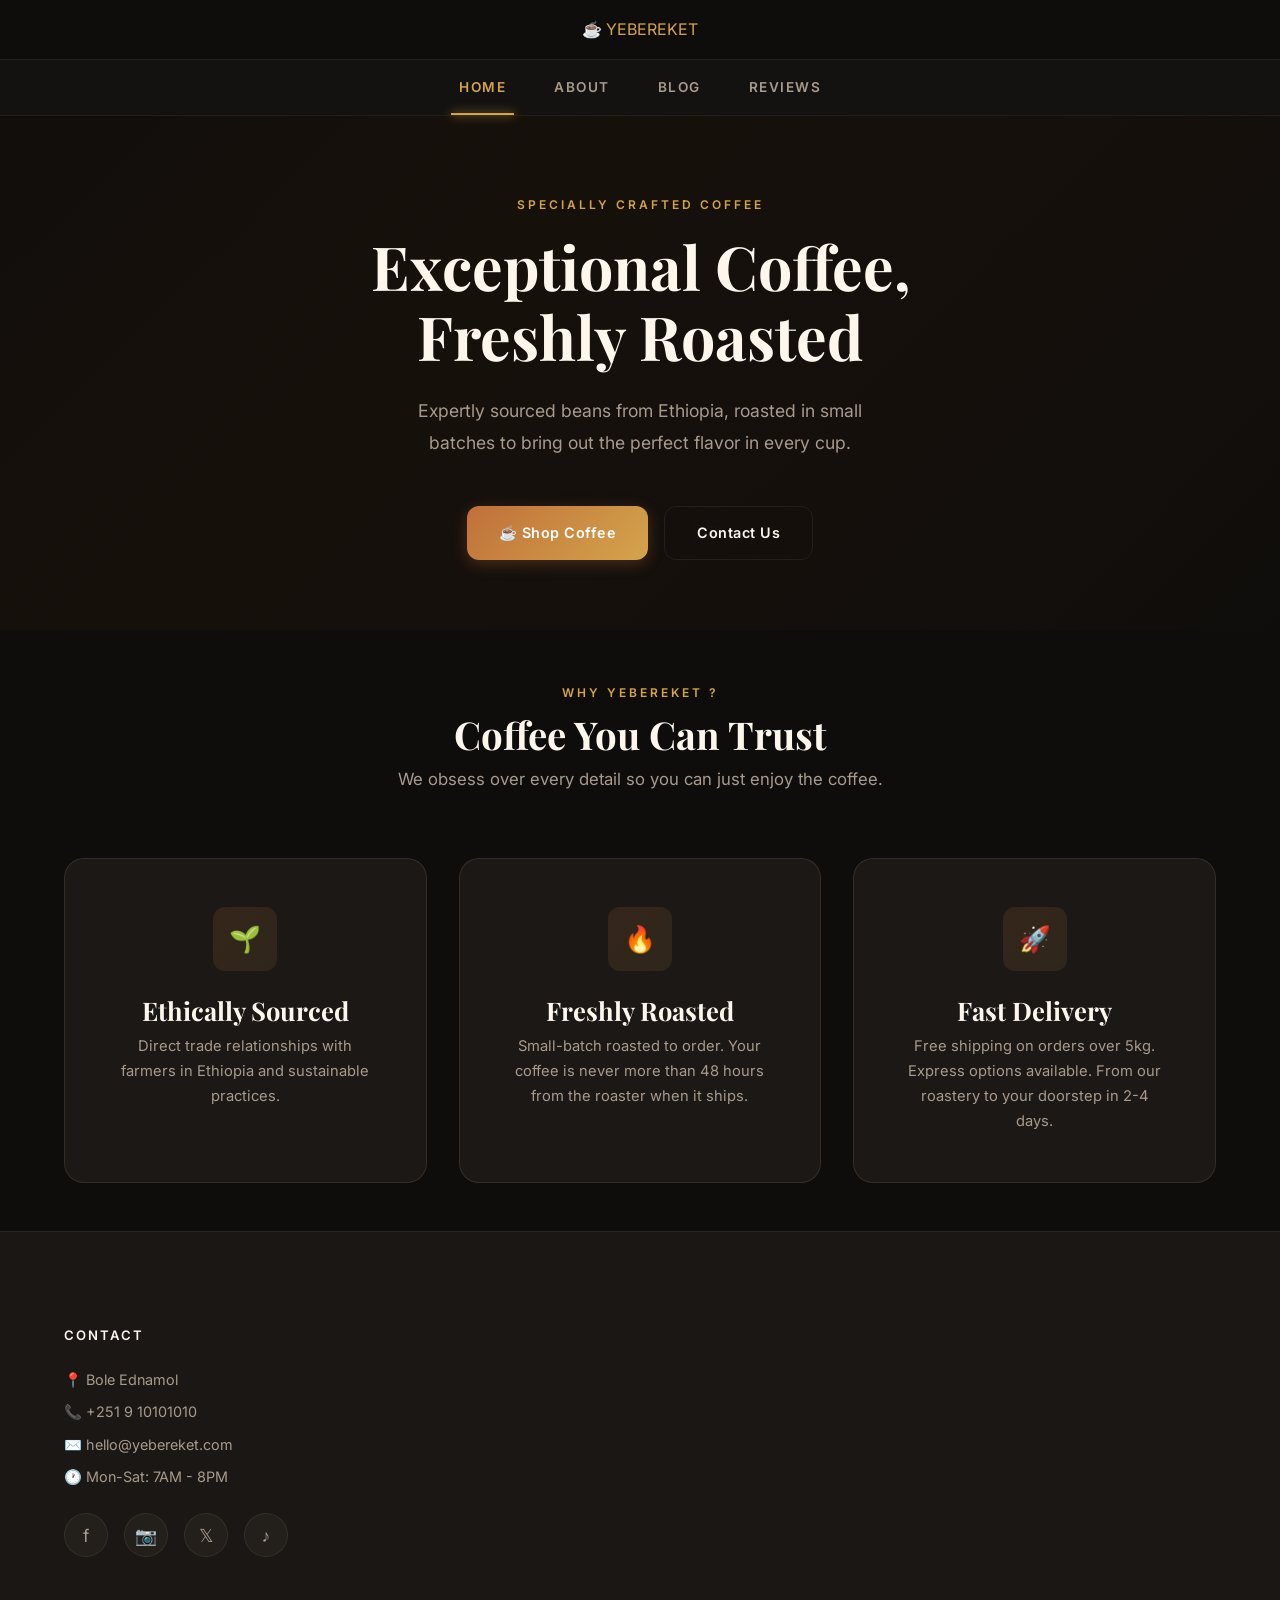
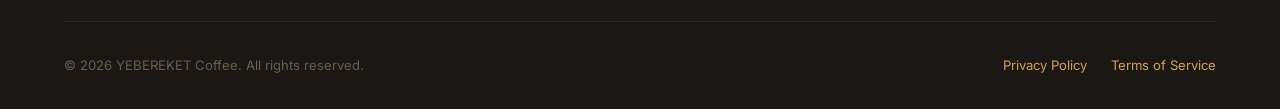
<file: index.html>
<!DOCTYPE html>
<html lang="en">

<head>
  <meta charset="UTF-8">
  <meta name="viewport" content="width=device-width, initial-scale=1.0">
  <meta name="description"
    content="YEBEREKET — Premium roasted coffee, ethically sourced and freshly roasted. Order online or visit our café.">
  <title>YEBEREKET — Premium Roasted Coffee</title>
  <link rel="stylesheet" href="css/style.css">
</head>

<body>

  <!-- HERO -->
  <section class="hero">
    <div class="hero-bg">
      <div style="width:100%;height:100%;background:linear-gradient(135deg, #1a1108 0%, #2c1a0e 30%, #0f0d0b 100%);">
      </div>
    </div>
    <div class="container">
      <div class="hero-content">
        <span class="section-label">Specially Crafted Coffee</span>
        <h1>Exceptional Coffee,<br>Freshly Roasted</h1>
        <p>Expertly sourced beans from Ethiopia, roasted in small batches to bring out the perfect flavor in every cup.
        </p>
        <div class="hero-buttons">
          <a href="#" class="btn btn-primary" onclick="event.preventDefault();">☕ Shop Coffee</a>
          <a href="about.html#contact" class="btn btn-secondary">Contact Us</a>
        </div>
      </div>
    </div>
  </section>


  <!-- WHY CHOOSE US -->
  <section class="section">
    <div class="container">
      <div class="section-header animate-on-scroll">
        <span class="section-label">Why YEBEREKET ?</span>
        <h2>Coffee You Can Trust</h2>
        <p>We obsess over every detail so you can just enjoy the coffee.</p>
      </div>
      <div class="features-grid">
        <div class="feature-card animate-on-scroll">
          <div class="feature-icon">🌱</div>
          <h3>Ethically Sourced</h3>
          <p>Direct trade relationships with farmers in Ethiopia and sustainable
            practices.</p>
        </div>
        <div class="feature-card animate-on-scroll">
          <div class="feature-icon">🔥</div>
          <h3>Freshly Roasted</h3>
          <p>Small-batch roasted to order. Your coffee is never more than 48 hours from the roaster when it ships.</p>
        </div>
        <div class="feature-card animate-on-scroll">
          <div class="feature-icon">🚀</div>
          <h3>Fast Delivery</h3>
          <p>Free shipping on orders over 5kg. Express options available. From our roastery to your doorstep in 2-4
            days.</p>
        </div>
      </div>
    </div>
  </section>

  <script src="js/main.js"></script>
  <script>
    document.addEventListener('DOMContentLoaded', () => {
      initScrollAnimations();
    });
  </script>
</body>

</html>
</file>
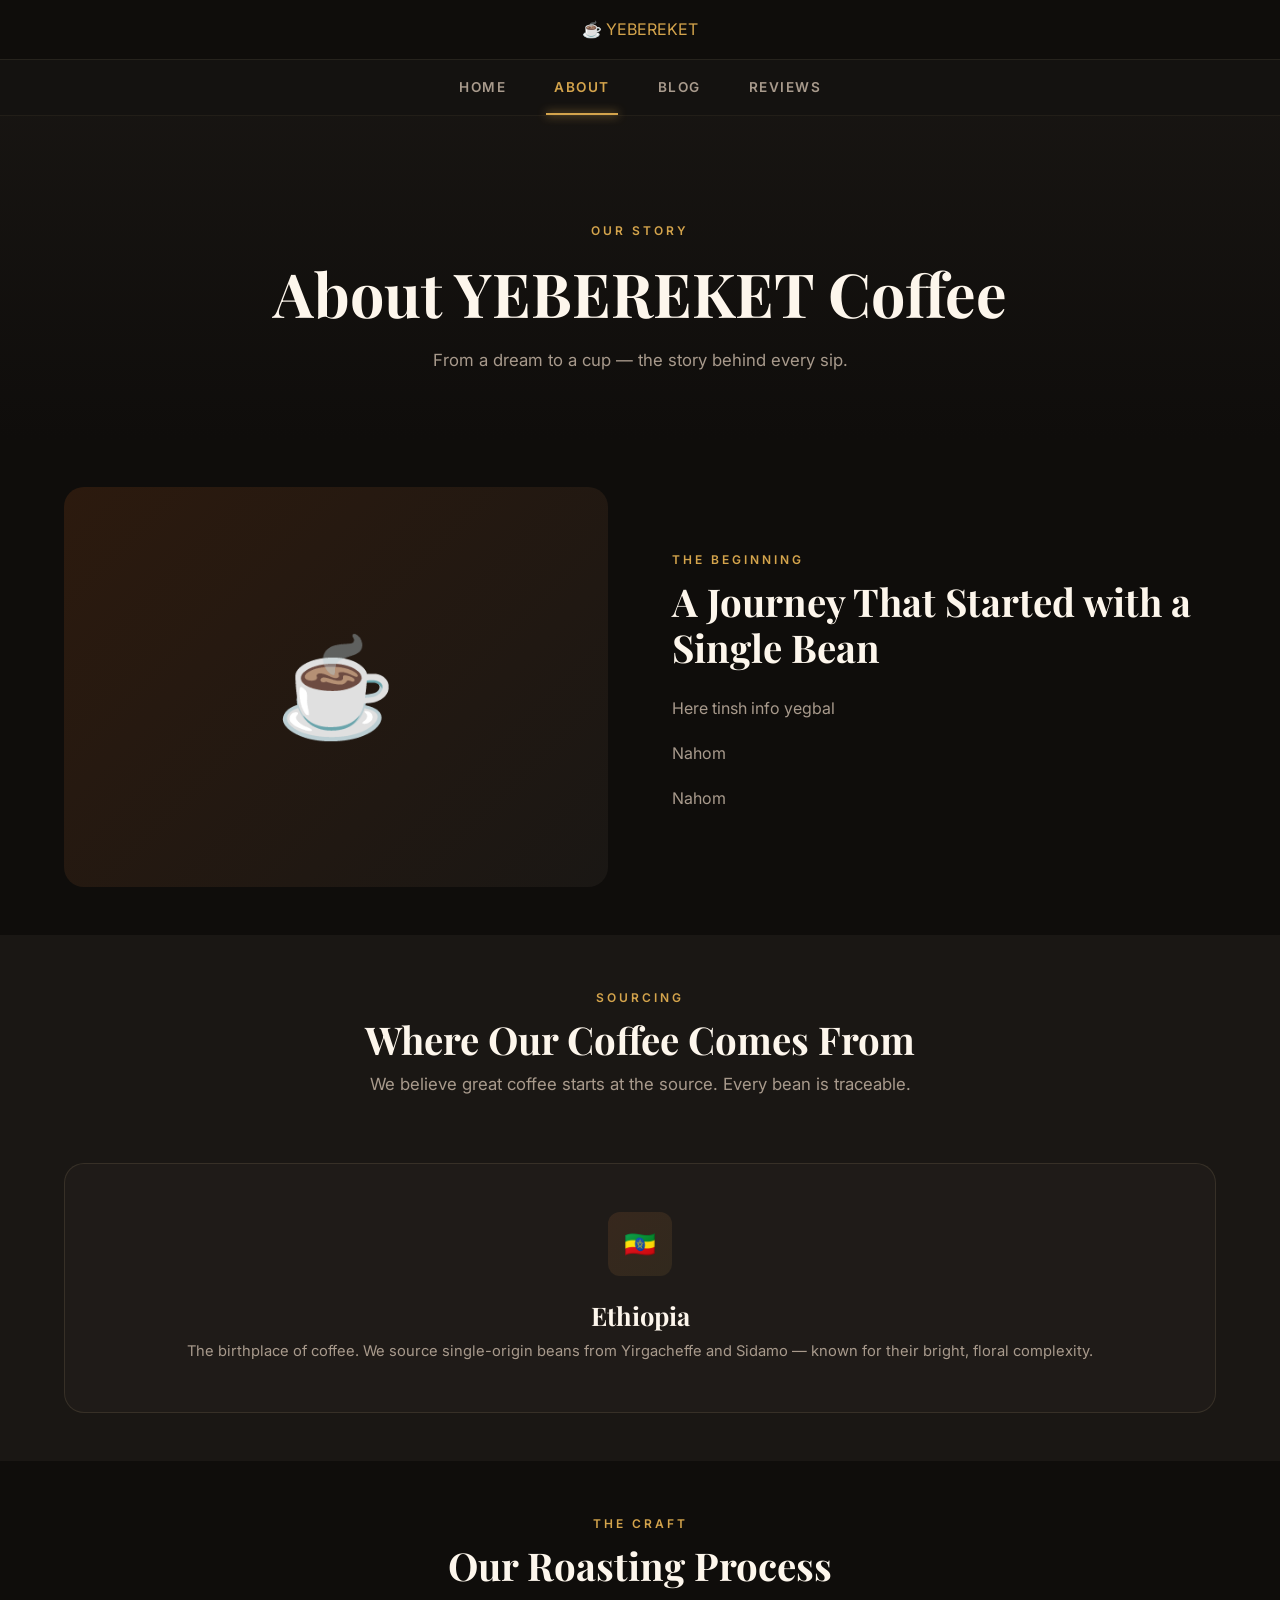
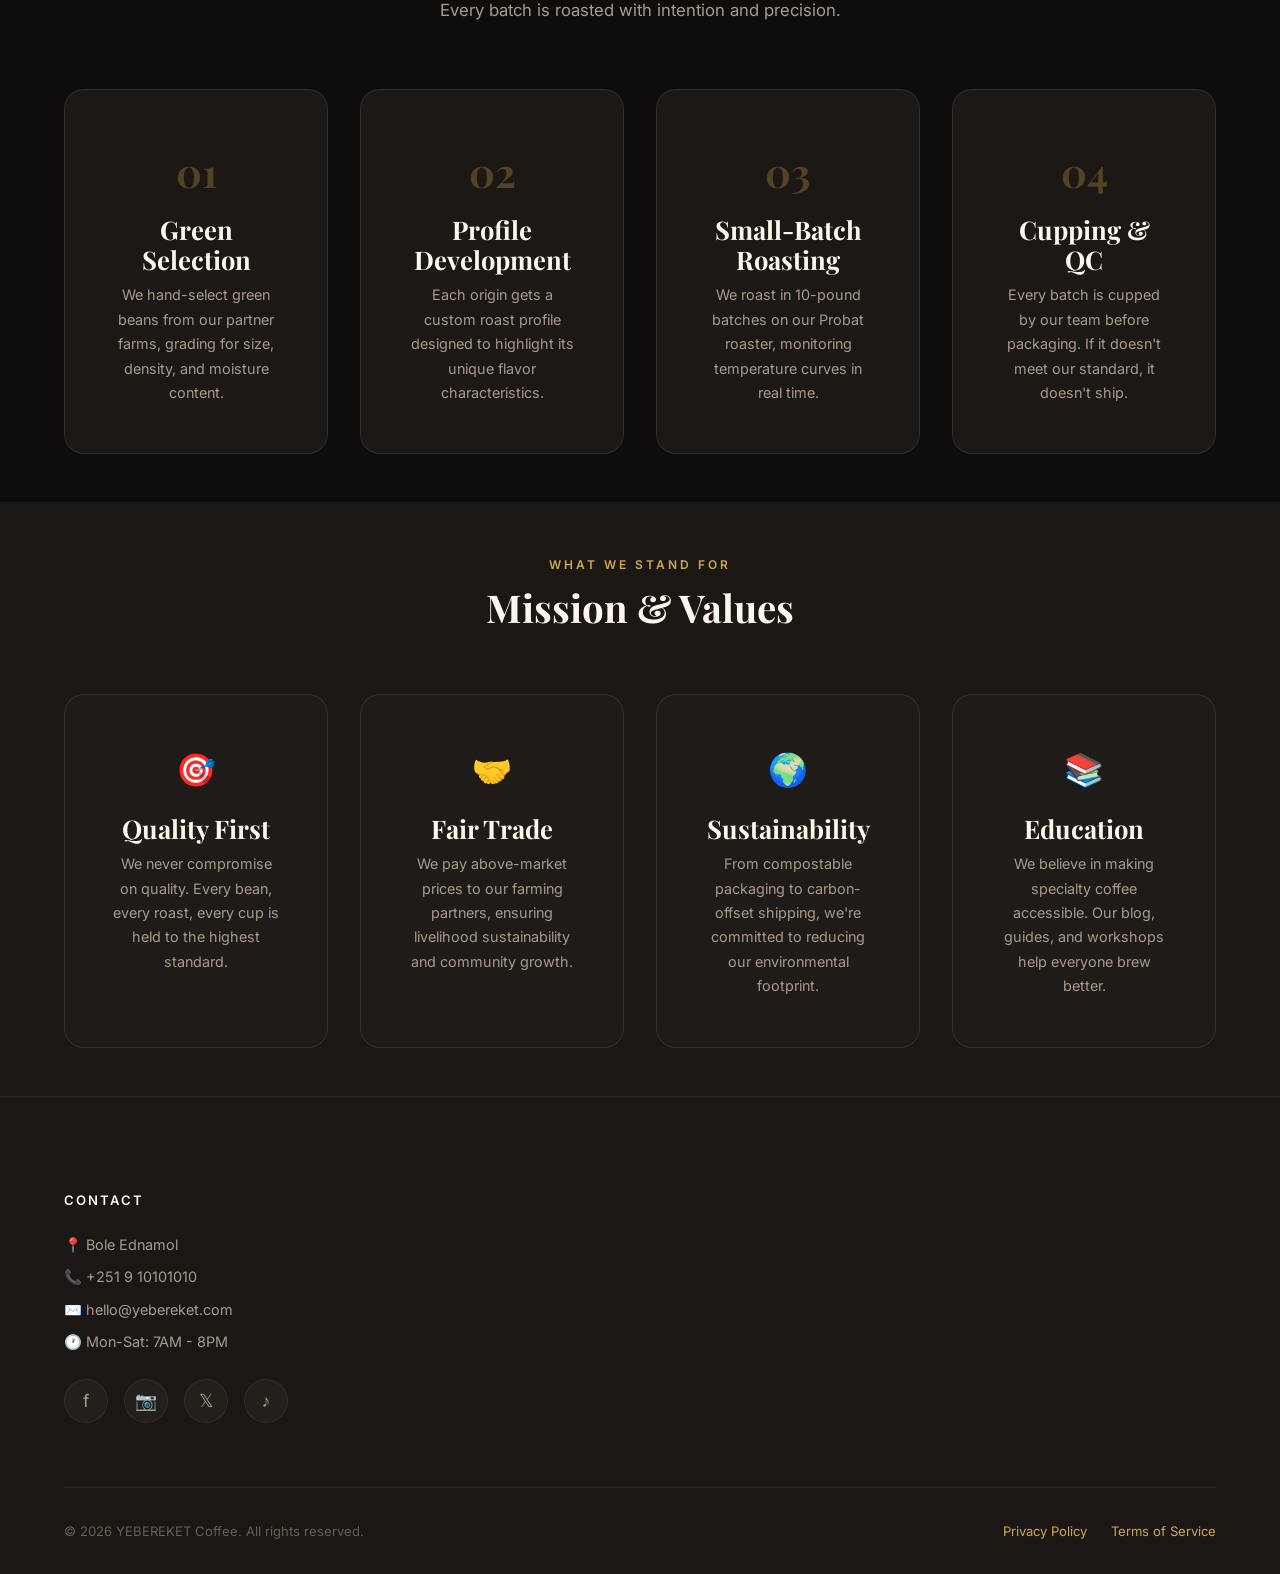
<file: about.html>
<!DOCTYPE html>
<html lang="en">

<head>
    <meta charset="UTF-8">
    <meta name="viewport" content="width=device-width, initial-scale=1.0">
    <meta name="description"
        content="Learn about Cupper Coffee — our story, coffee sourcing philosophy, roasting process, and how to visit or contact us.">
    <title>About Us — Cupper Coffee</title>
    <link rel="stylesheet" href="css/style.css">
</head>

<body>

    <!-- PAGE HERO -->
    <section class="page-hero">
        <span class="section-label">Our Story</span>
        <h1>About YEBEREKET Coffee</h1>
        <p>From a dream to a cup — the story behind every sip.</p>
    </section>

    <!-- FOUNDER STORY -->
    <section class="section">
        <div class="container">
            <div class="about-story animate-on-scroll">
                <div class="about-story-img"
                    style="background: linear-gradient(135deg, #2c1a0e, #1a1714); display:flex; align-items:center; justify-content:center; font-size:6rem;">
                    ☕
                </div>
                <div class="about-story-content">
                    <span class="section-label">The Beginning</span>
                    <h2>A Journey That Started with a Single Bean</h2>
                    <p>Here tinsh info yegbal</p>
                    <p>Nahom</p>
                    <p>Nahom</p>
                </div>
            </div>
        </div>
    </section>

    <!-- SOURCING PHILOSOPHY -->
    <section class="section" style="background: var(--color-bg-alt);">
        <div class="container">
            <div class="section-header animate-on-scroll">
                <span class="section-label">Sourcing</span>
                <h2>Where Our Coffee Comes From</h2>
                <p>We believe great coffee starts at the source. Every bean is traceable.</p>
            </div>
            <div class="features-grid">
                <div class="feature-card animate-on-scroll">
                    <div class="feature-icon">🇪🇹</div>
                    <h3>Ethiopia</h3>
                    <p>The birthplace of coffee. We source single-origin beans from Yirgacheffe and Sidamo — known for
                        their bright, floral complexity.</p>
                </div>


            </div>
        </div>
    </section>

    <!-- ROASTING PROCESS -->
    <section class="section">
        <div class="container">
            <div class="section-header animate-on-scroll">
                <span class="section-label">The Craft</span>
                <h2>Our Roasting Process</h2>
                <p>Every batch is roasted with intention and precision.</p>
            </div>
            <div class="process-steps">
                <div class="process-step animate-on-scroll">
                    <div class="step-number">01</div>
                    <h3>Green Selection</h3>
                    <p>We hand-select green beans from our partner farms, grading for size, density, and moisture
                        content.</p>
                </div>
                <div class="process-step animate-on-scroll">
                    <div class="step-number">02</div>
                    <h3>Profile Development</h3>
                    <p>Each origin gets a custom roast profile designed to highlight its unique flavor characteristics.
                    </p>
                </div>
                <div class="process-step animate-on-scroll">
                    <div class="step-number">03</div>
                    <h3>Small-Batch Roasting</h3>
                    <p>We roast in 10-pound batches on our Probat roaster, monitoring temperature curves in real time.
                    </p>
                </div>
                <div class="process-step animate-on-scroll">
                    <div class="step-number">04</div>
                    <h3>Cupping & QC</h3>
                    <p>Every batch is cupped by our team before packaging. If it doesn't meet our standard, it doesn't
                        ship.</p>
                </div>
            </div>
        </div>
    </section>

    <!-- MISSION & VALUES -->
    <section class="section" style="background: var(--color-bg-alt);">
        <div class="container">
            <div class="section-header animate-on-scroll">
                <span class="section-label">What We Stand For</span>
                <h2>Mission & Values</h2>
            </div>
            <div class="values-grid">
                <div class="value-card animate-on-scroll">
                    <div class="value-icon">🎯</div>
                    <h3>Quality First</h3>
                    <p>We never compromise on quality. Every bean, every roast, every cup is held to the highest
                        standard.</p>
                </div>
                <div class="value-card animate-on-scroll">
                    <div class="value-icon">🤝</div>
                    <h3>Fair Trade</h3>
                    <p>We pay above-market prices to our farming partners, ensuring livelihood sustainability and
                        community growth.</p>
                </div>
                <div class="value-card animate-on-scroll">
                    <div class="value-icon">🌍</div>
                    <h3>Sustainability</h3>
                    <p>From compostable packaging to carbon-offset shipping, we're committed to reducing our
                        environmental footprint.</p>
                </div>
                <div class="value-card animate-on-scroll">
                    <div class="value-icon">📚</div>
                    <h3>Education</h3>
                    <p>We believe in making specialty coffee accessible. Our blog, guides, and workshops help everyone
                        brew better.</p>
                </div>
            </div>
        </div>
    </section>


    <script src="js/main.js"></script>
</body>

</html>
</file>
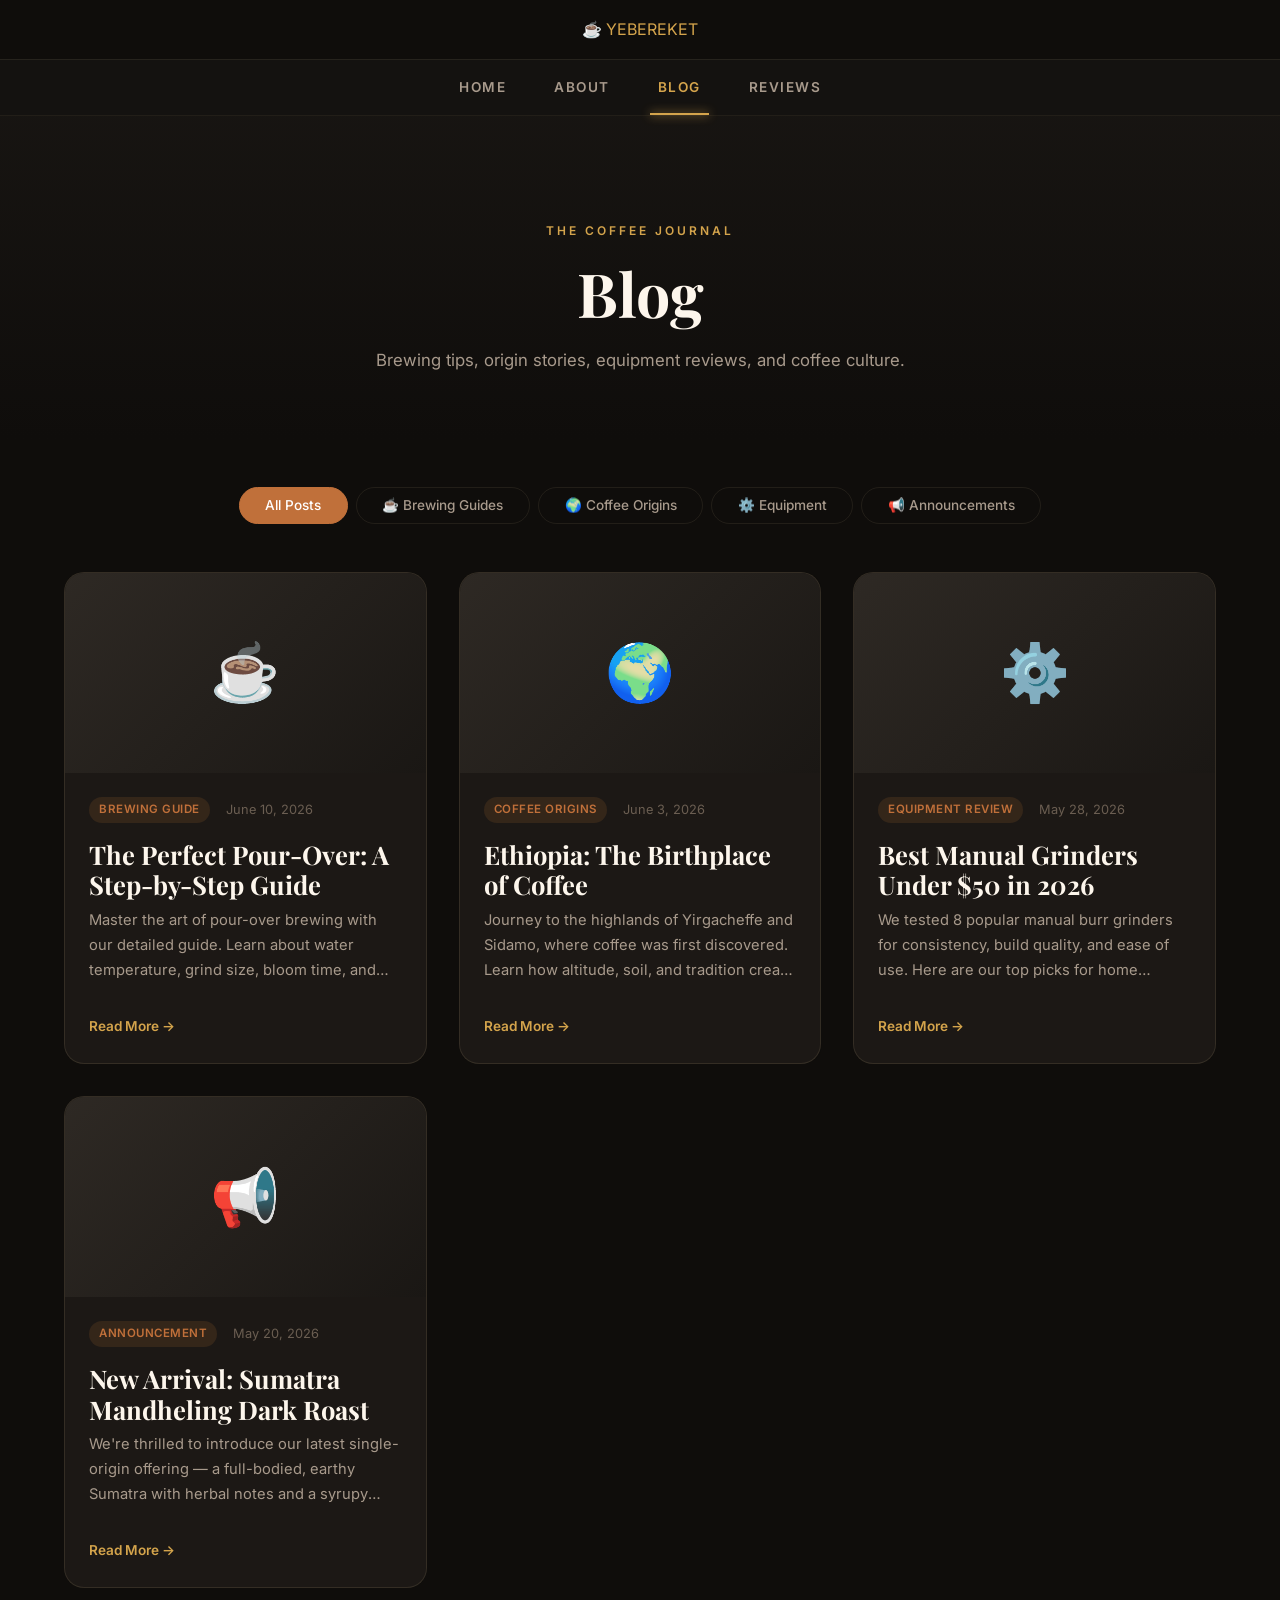
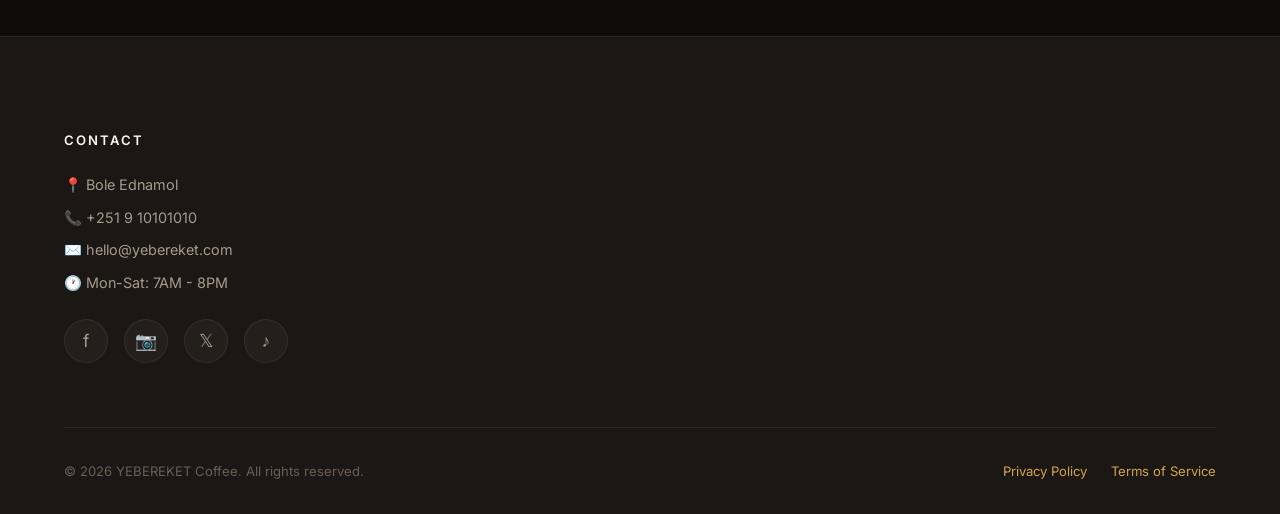
<file: blog.html>
<!DOCTYPE html>
<html lang="en">

<head>
    <meta charset="UTF-8">
    <meta name="viewport" content="width=device-width, initial-scale=1.0">
    <meta name="description"
        content="Cupper Coffee Blog — Brewing guides, coffee origins, equipment reviews, and new product announcements.">
    <title>Blog — Cupper Coffee</title>
    <link rel="stylesheet" href="css/style.css">
</head>

<body>

    <!-- PAGE HERO -->
    <section class="page-hero">
        <span class="section-label">The Coffee Journal</span>
        <h1>Blog</h1>
        <p>Brewing tips, origin stories, equipment reviews, and coffee culture.</p>
    </section>

    <!-- BLOG POSTS -->
    <section class="section">
        <div class="container">

            <!-- Filter Tags -->
            <div class="filter-tabs" style="margin-bottom: 3rem;">
                <button class="filter-tab active" onclick="filterBlog('all', this)">All Posts</button>
                <button class="filter-tab" onclick="filterBlog('brewing', this)">☕ Brewing Guides</button>
                <button class="filter-tab" onclick="filterBlog('origins', this)">🌍 Coffee Origins</button>
                <button class="filter-tab" onclick="filterBlog('equipment', this)">⚙️ Equipment</button>
                <button class="filter-tab" onclick="filterBlog('news', this)">📢 Announcements</button>
            </div>

            <div class="blog-grid" id="blog-grid">
                <!-- Rendered by JS -->
            </div>
        </div>
    </section>


    <script src="js/main.js"></script>
    <script>
        const BLOG_POSTS = [
            {
                category: 'brewing',
                tag: 'Brewing Guide',
                date: 'June 10, 2026',
                title: 'The Perfect Pour-Over: A Step-by-Step Guide',
                excerpt: 'Master the art of pour-over brewing with our detailed guide. Learn about water temperature, grind size, bloom time, and pouring technique for a clean, flavorful cup every time.',
                emoji: '☕'
            },
            {
                category: 'origins',
                tag: 'Coffee Origins',
                date: 'June 3, 2026',
                title: 'Ethiopia: The Birthplace of Coffee',
                excerpt: 'Journey to the highlands of Yirgacheffe and Sidamo, where coffee was first discovered. Learn how altitude, soil, and tradition create some of the world\'s most complex and sought-after beans.',
                emoji: '🌍'
            },
            {
                category: 'equipment',
                tag: 'Equipment Review',
                date: 'May 28, 2026',
                title: 'Best Manual Grinders Under $50 in 2026',
                excerpt: 'We tested 8 popular manual burr grinders for consistency, build quality, and ease of use. Here are our top picks for home brewing on a budget — including our own Cupper grinder.',
                emoji: '⚙️'
            },
            {
                category: 'news',
                tag: 'Announcement',
                date: 'May 20, 2026',
                title: 'New Arrival: Sumatra Mandheling Dark Roast',
                excerpt: 'We\'re thrilled to introduce our latest single-origin offering — a full-bodied, earthy Sumatra with herbal notes and a syrupy finish. Available now in whole bean and ground.',
                emoji: '📢'
            },
        ];

        function renderBlog(filter = 'all') {
            const grid = document.getElementById('blog-grid');
            const filtered = filter === 'all' ? BLOG_POSTS : BLOG_POSTS.filter(p => p.category === filter);

            grid.innerHTML = filtered.map(post => `
        <div class="card blog-card animate-on-scroll" data-category="${post.category}">
          <div class="card-img" style="background:linear-gradient(135deg,#2e2924,#1a1714);display:flex;align-items:center;justify-content:center;font-size:3.5rem;">
            ${post.emoji}
          </div>
          <div class="card-body">
            <div class="blog-meta">
              <span class="blog-tag">${post.tag}</span>
              <span>${post.date}</span>
            </div>
            <h3>${post.title}</h3>
            <p class="blog-excerpt">${post.excerpt}</p>
            <a href="#" class="read-more" onclick="event.preventDefault(); showToast('Full blog posts coming soon!')">Read More →</a>
          </div>
        </div>
      `).join('');

            initScrollAnimations();
        }

        function filterBlog(category, btn) {
            document.querySelectorAll('.filter-tab').forEach(t => t.classList.remove('active'));
            btn.classList.add('active');
            renderBlog(category);
        }

        document.addEventListener('DOMContentLoaded', () => renderBlog());
    </script>
</body>

</html>
</file>
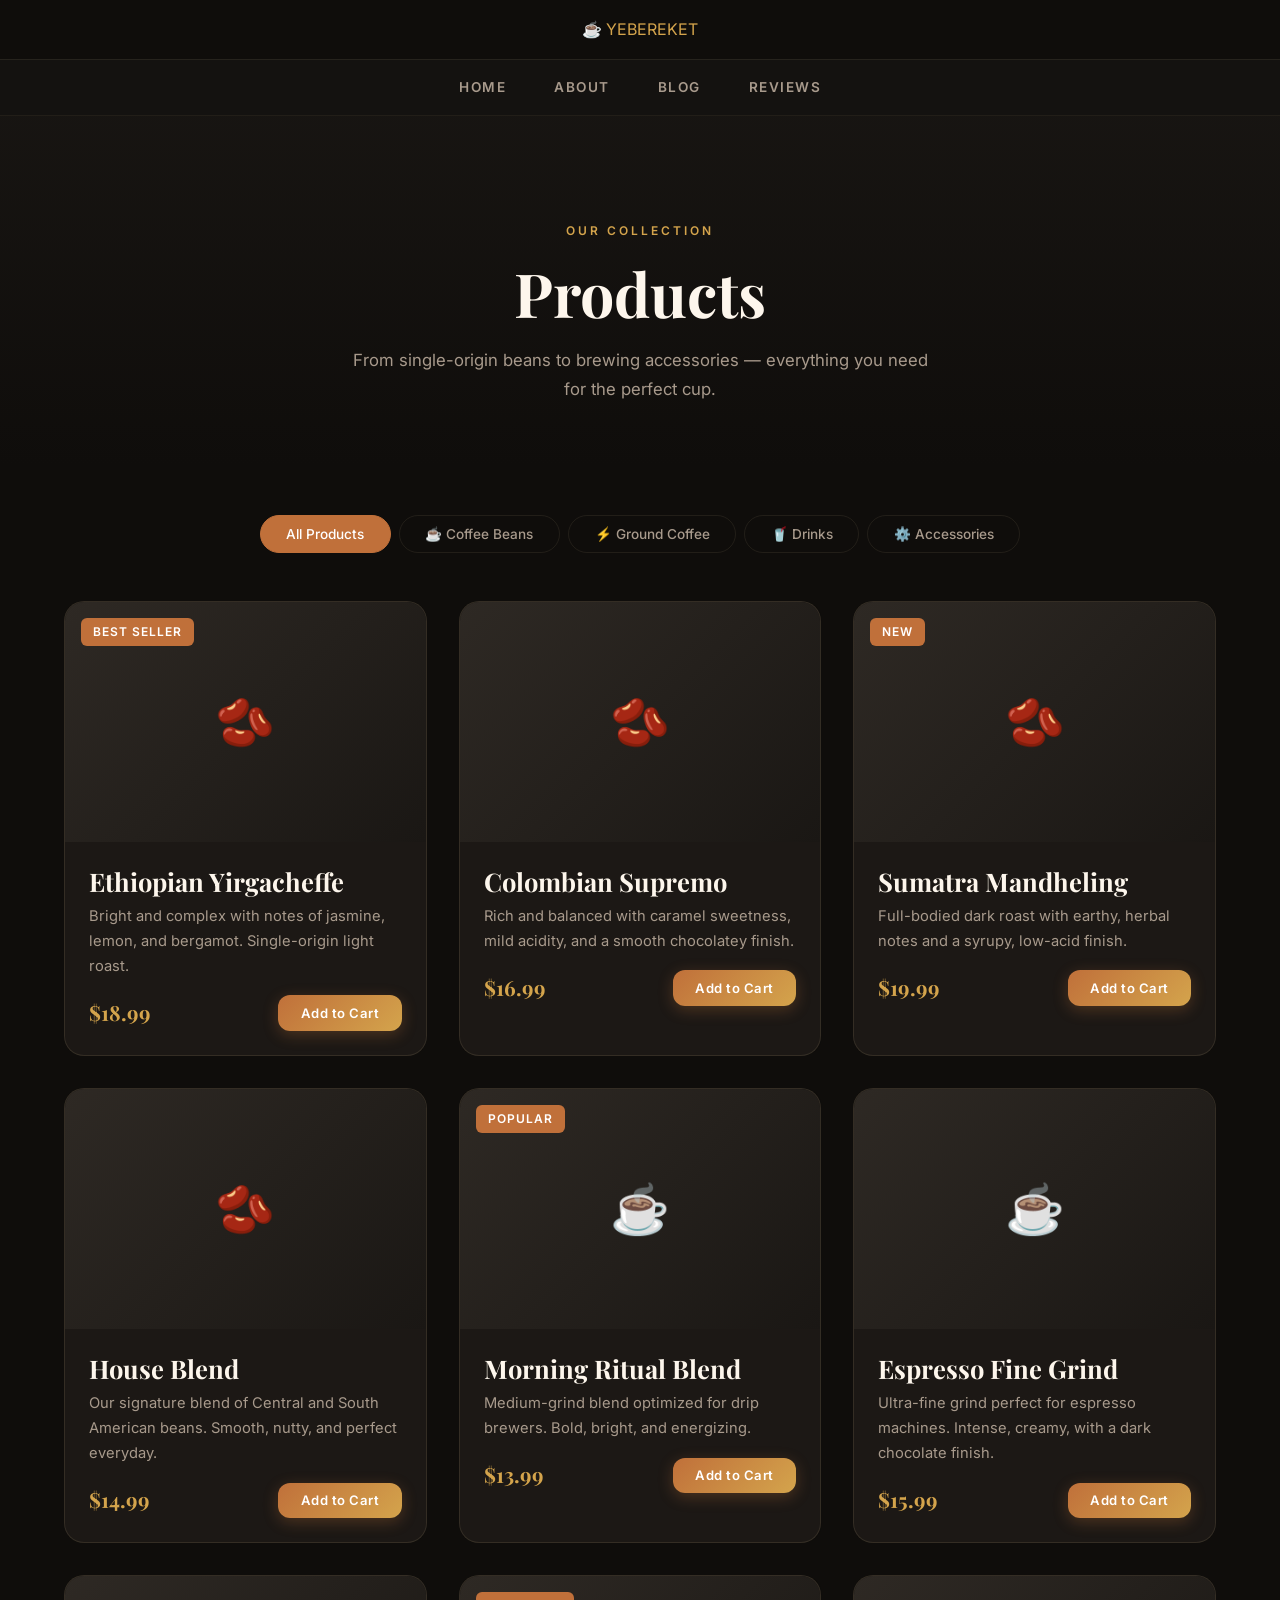
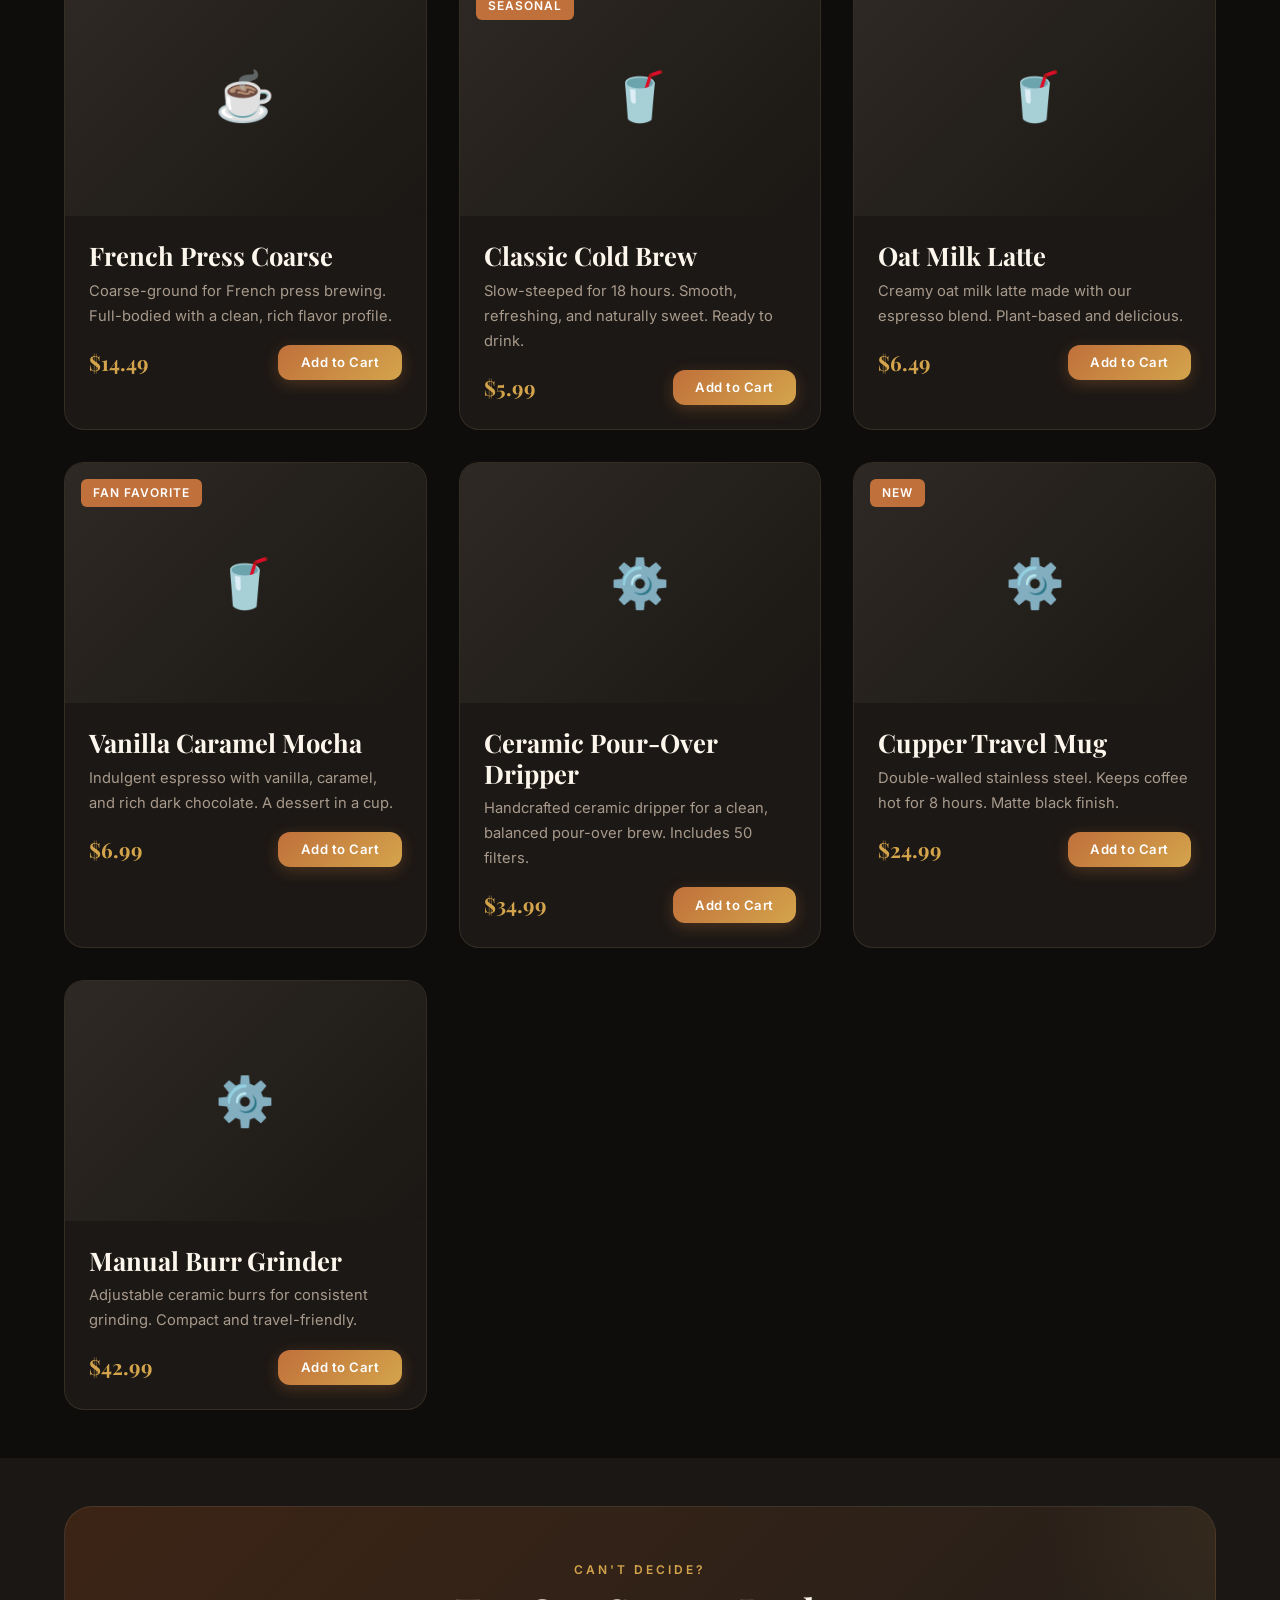
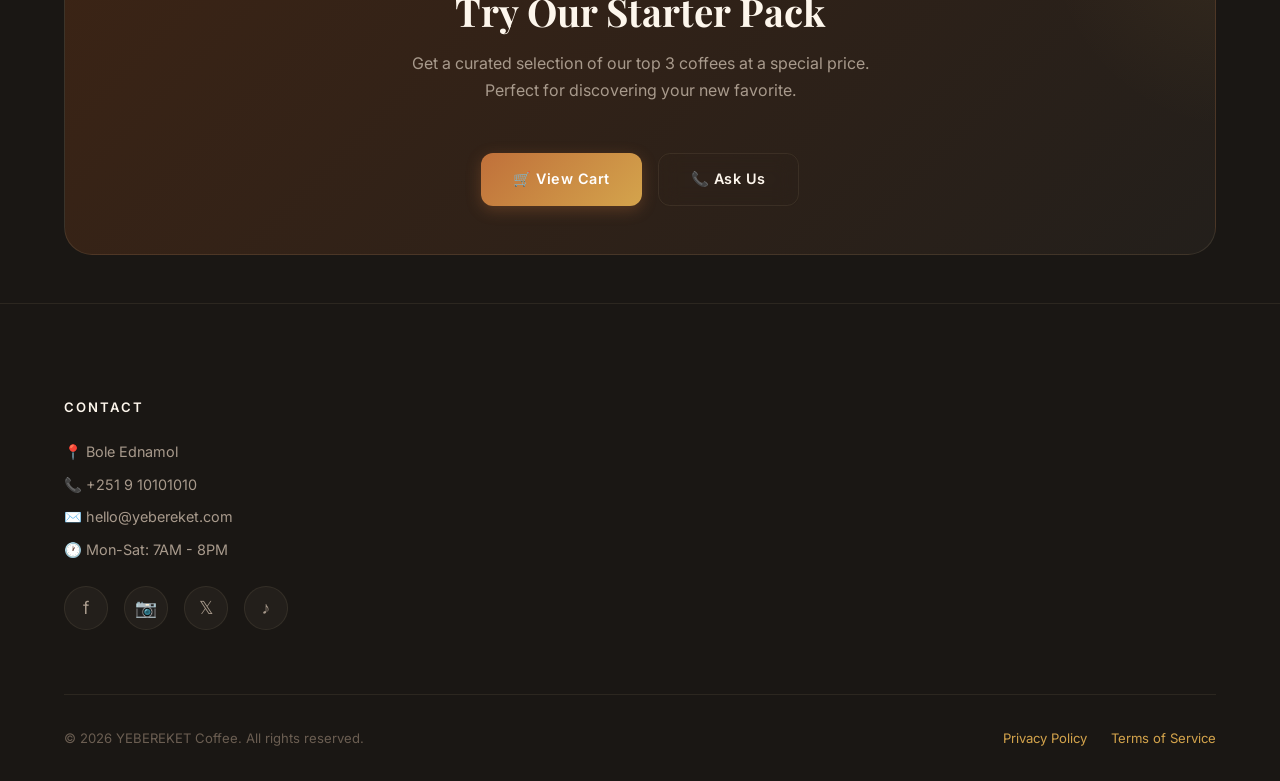
<file: products.html>
<!DOCTYPE html>
<html lang="en">

<head>
    <meta charset="UTF-8">
    <meta name="viewport" content="width=device-width, initial-scale=1.0">
    <meta name="description"
        content="Browse Cupper Coffee's collection — specialty coffee beans, ground coffee, drinks, and accessories. Order online.">
    <title>Products — Cupper Coffee</title>
    <link rel="stylesheet" href="css/style.css">
</head>

<body>

    <!-- PAGE HERO -->
    <section class="page-hero">
        <span class="section-label">Our Collection</span>
        <h1>Products</h1>
        <p>From single-origin beans to brewing accessories — everything you need for the perfect cup.</p>
    </section>

    <!-- PRODUCTS -->
    <section class="section">
        <div class="container">
            <!-- Filter Tabs -->
            <div class="filter-tabs">
                <button class="filter-tab active" data-filter="all">All Products</button>
                <button class="filter-tab" data-filter="beans">☕ Coffee Beans</button>
                <button class="filter-tab" data-filter="ground">⚡ Ground Coffee</button>
                <button class="filter-tab" data-filter="drinks">🥤 Drinks</button>
                <button class="filter-tab" data-filter="accessories">⚙️ Accessories</button>
            </div>

            <!-- Product Grid -->
            <div class="products-grid" id="products-grid">
                <!-- Rendered by products.js -->
            </div>
        </div>
    </section>

    <!-- CTA -->
    <section class="section" style="background: var(--color-bg-alt);">
        <div class="container">
            <div class="cta-banner animate-on-scroll">
                <span class="section-label">Can't Decide?</span>
                <h2>Try Our Starter Pack</h2>
                <p>Get a curated selection of our top 3 coffees at a special price. Perfect for discovering your new
                    favorite.</p>
                <div class="cta-buttons">
                    <a href="order.html" class="btn btn-primary">🛒 View Cart</a>
                    <a href="about.html#contact" class="btn btn-secondary">📞 Ask Us</a>
                </div>
            </div>
        </div>
    </section>

    <script src="js/main.js"></script>
    <script src="js/products.js"></script>
</body>

</html>
</file>
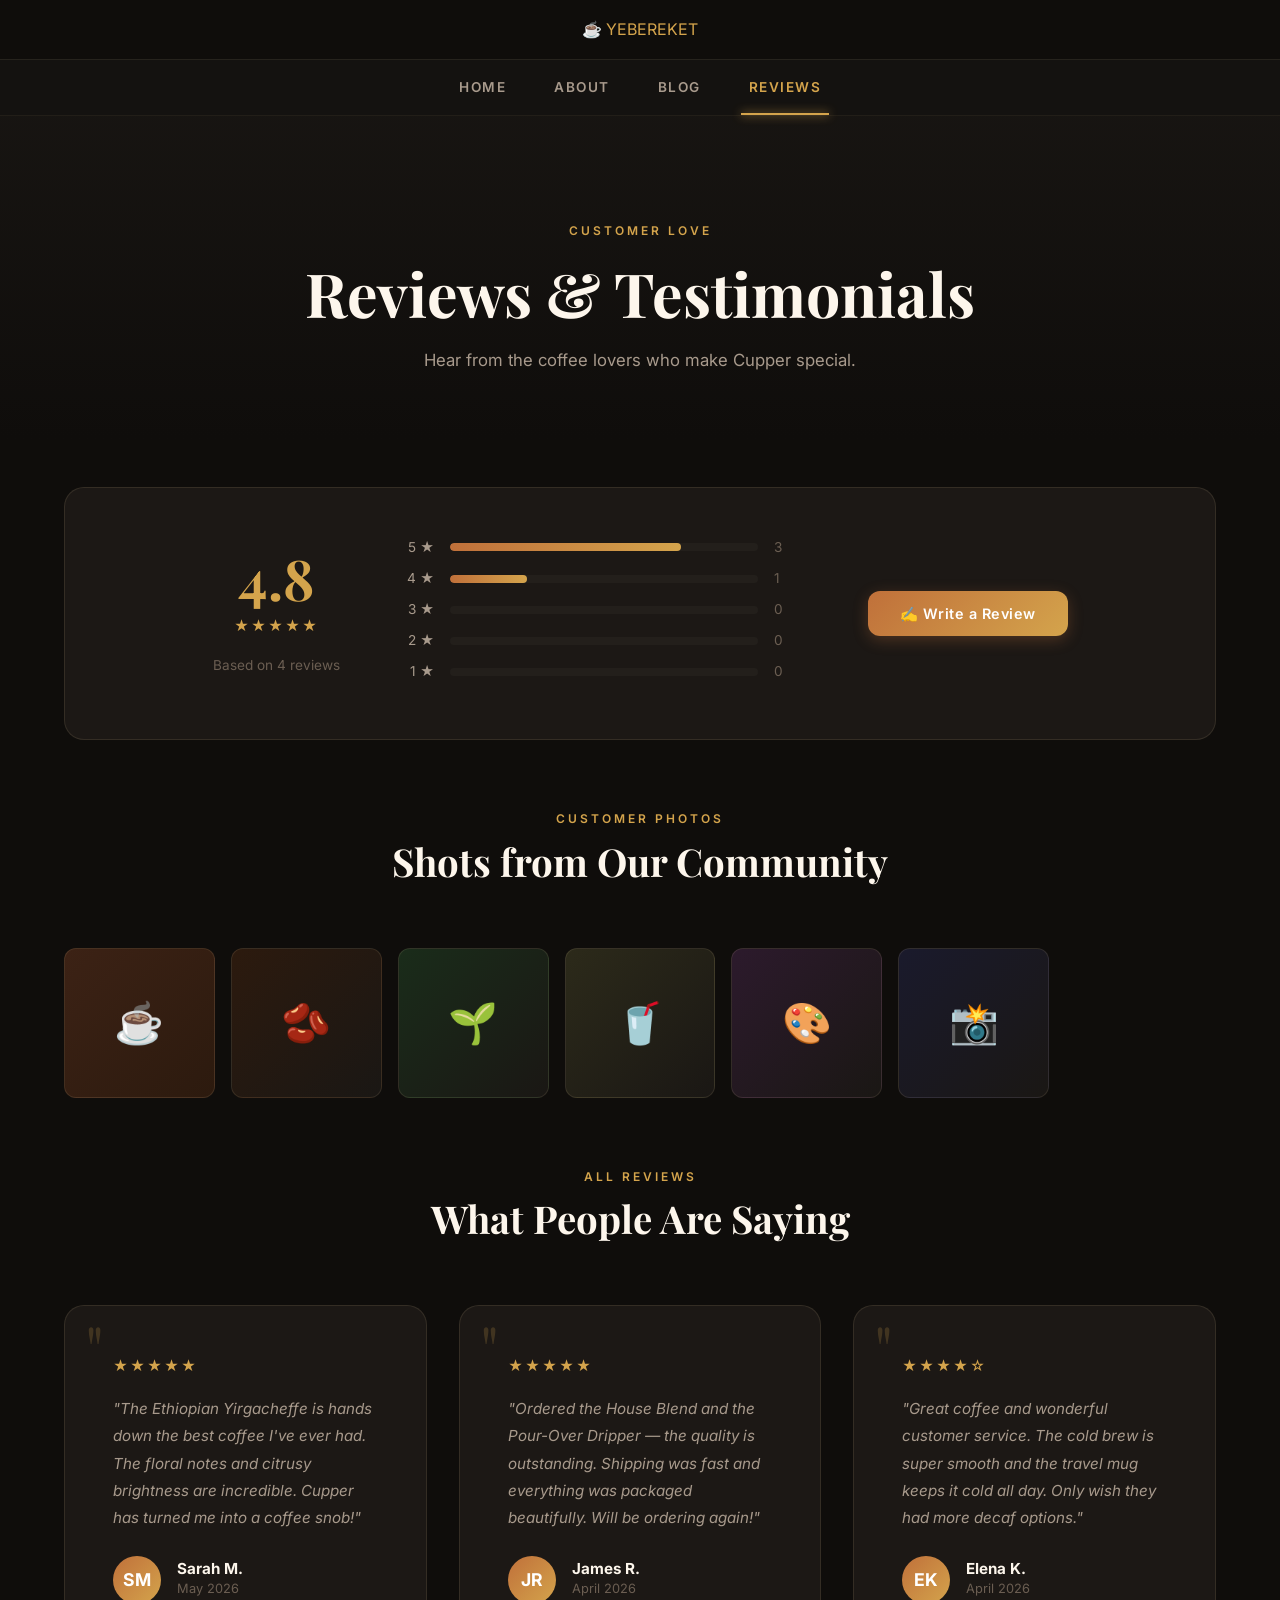
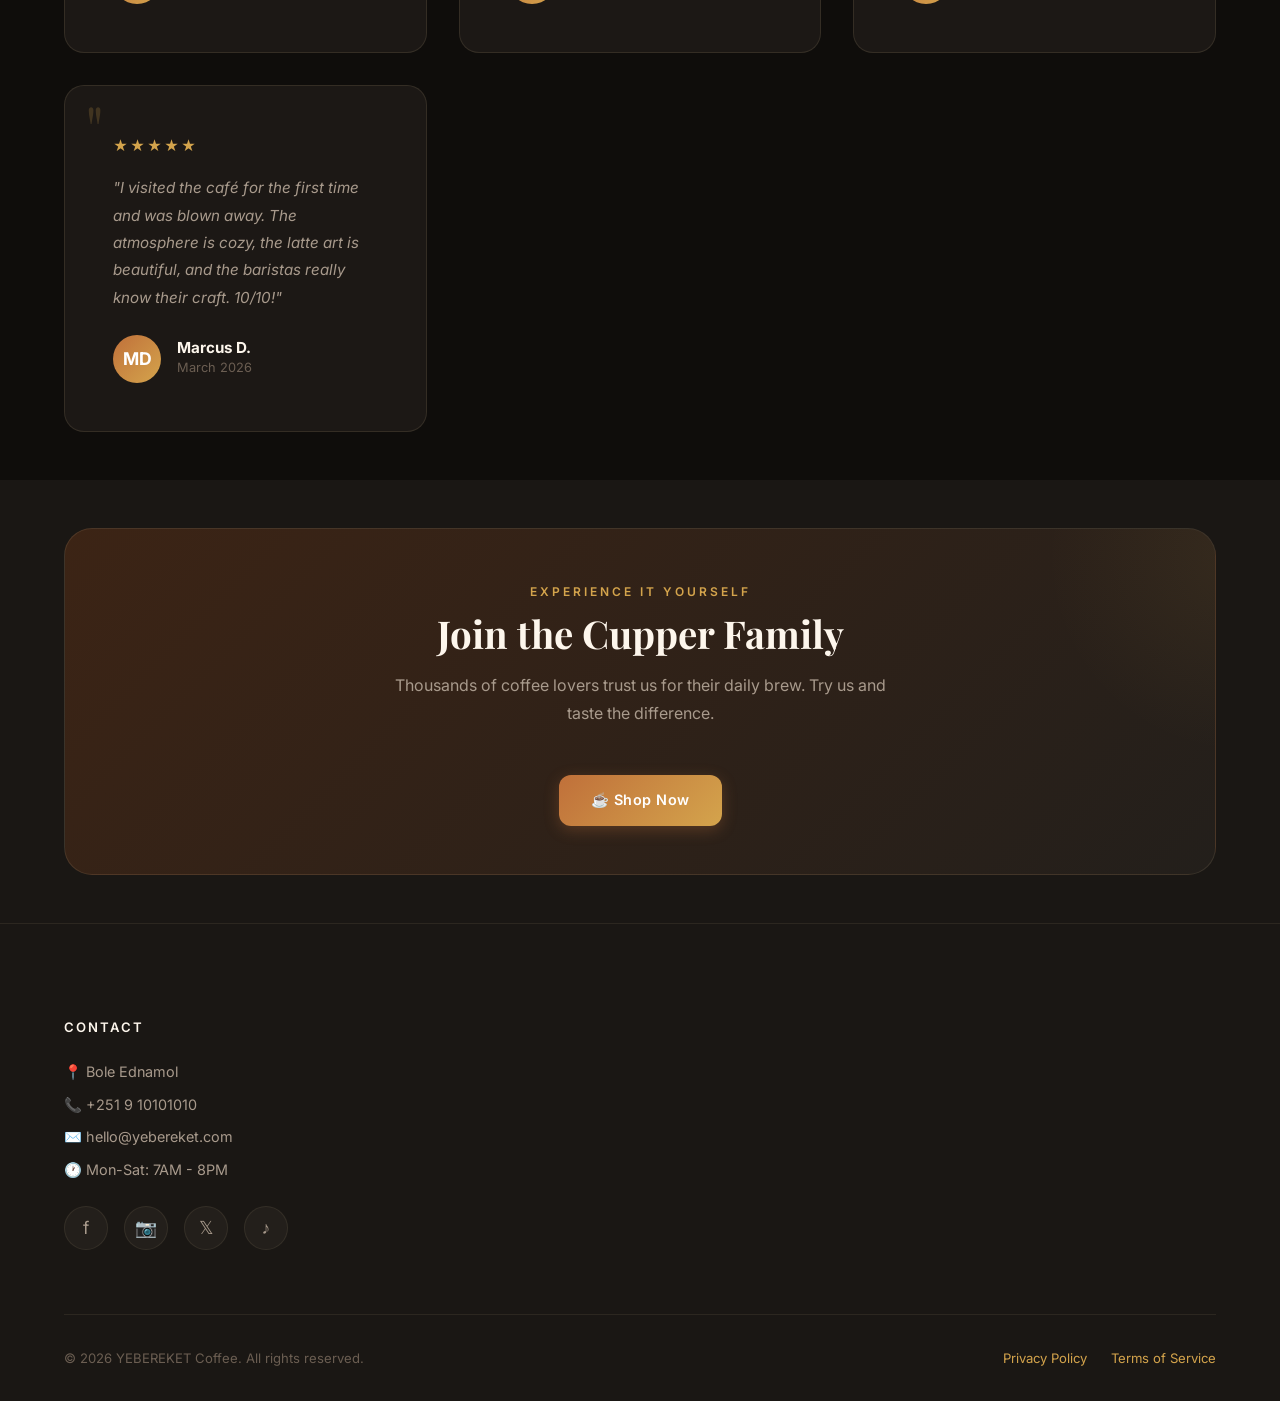
<file: reviews.html>
<!DOCTYPE html>
<html lang="en">

<head>
    <meta charset="UTF-8">
    <meta name="viewport" content="width=device-width, initial-scale=1.0">
    <meta name="description"
        content="Read customer reviews and testimonials about Cupper Coffee. See ratings, photos, and share your own experience.">
    <title>Reviews & Testimonials — Cupper Coffee</title>
    <link rel="stylesheet" href="css/style.css">
</head>

<body>

    <!-- PAGE HERO -->
    <section class="page-hero">
        <span class="section-label">Customer Love</span>
        <h1>Reviews & Testimonials</h1>
        <p>Hear from the coffee lovers who make Cupper special.</p>
    </section>

    <!-- RATING OVERVIEW -->
    <section class="section">
        <div class="container">

            <div class="reviews-stats animate-on-scroll">
                <div class="rating-big">
                    <h2 id="avg-rating">4.9</h2>
                    <div class="review-stars" id="avg-stars">★★★★★</div>
                    <p id="total-reviews">Based on 8 reviews</p>
                </div>
                <div class="rating-bars">
                    <div class="rating-bar-row">
                        <span>5 ★</span>
                        <div class="rating-bar">
                            <div class="rating-bar-fill" id="bar-5" style="width:0%"></div>
                        </div>
                        <span id="count-5">0</span>
                    </div>
                    <div class="rating-bar-row">
                        <span>4 ★</span>
                        <div class="rating-bar">
                            <div class="rating-bar-fill" id="bar-4" style="width:0%"></div>
                        </div>
                        <span id="count-4">0</span>
                    </div>
                    <div class="rating-bar-row">
                        <span>3 ★</span>
                        <div class="rating-bar">
                            <div class="rating-bar-fill" id="bar-3" style="width:0%"></div>
                        </div>
                        <span id="count-3">0</span>
                    </div>
                    <div class="rating-bar-row">
                        <span>2 ★</span>
                        <div class="rating-bar">
                            <div class="rating-bar-fill" id="bar-2" style="width:0%"></div>
                        </div>
                        <span id="count-2">0</span>
                    </div>
                    <div class="rating-bar-row">
                        <span>1 ★</span>
                        <div class="rating-bar">
                            <div class="rating-bar-fill" id="bar-1" style="width:0%"></div>
                        </div>
                        <span id="count-1">0</span>
                    </div>
                </div>
                <div style="text-align:center;">
                    <button class="btn btn-primary" onclick="openReviewModal()">✍️ Write a Review</button>
                </div>
            </div>

            <!-- Customer Photos -->
            <div class="section-header animate-on-scroll" style="margin-top: 3rem;">
                <span class="section-label">Customer Photos</span>
                <h2>Shots from Our Community</h2>
            </div>
            <div class="review-photos animate-on-scroll">
                <div class="review-photo"
                    style="background:linear-gradient(135deg,#3c2215,#2c1a0e);display:flex;align-items:center;justify-content:center;font-size:2.5rem;">
                    ☕</div>
                <div class="review-photo"
                    style="background:linear-gradient(135deg,#2c1a0e,#1a1714);display:flex;align-items:center;justify-content:center;font-size:2.5rem;">
                    🫘</div>
                <div class="review-photo"
                    style="background:linear-gradient(135deg,#1a2c1a,#1a1714);display:flex;align-items:center;justify-content:center;font-size:2.5rem;">
                    🌱</div>
                <div class="review-photo"
                    style="background:linear-gradient(135deg,#2c2a1a,#1a1714);display:flex;align-items:center;justify-content:center;font-size:2.5rem;">
                    🥤</div>
                <div class="review-photo"
                    style="background:linear-gradient(135deg,#2c1a2c,#1a1714);display:flex;align-items:center;justify-content:center;font-size:2.5rem;">
                    🎨</div>
                <div class="review-photo"
                    style="background:linear-gradient(135deg,#1a1a2c,#1a1714);display:flex;align-items:center;justify-content:center;font-size:2.5rem;">
                    📸</div>
            </div>

            <!-- Reviews Grid -->
            <div class="section-header animate-on-scroll">
                <span class="section-label">All Reviews</span>
                <h2>What People Are Saying</h2>
            </div>
            <div class="reviews-grid" id="reviews-grid">
                <!-- Rendered by reviews.js -->
            </div>
        </div>
    </section>

    <!-- REVIEW FORM MODAL -->
    <div class="modal-overlay" id="review-modal">
        <div class="modal">
            <button class="modal-close" onclick="closeReviewModal()">✕</button>
            <h2>Write a Review</h2>
            <form onsubmit="submitReview(event)">
                <div class="form-group">
                    <label>Your Rating</label>
                    <div class="star-input">
                        <button type="button" onclick="setRating(1)">★</button>
                        <button type="button" onclick="setRating(2)">★</button>
                        <button type="button" onclick="setRating(3)">★</button>
                        <button type="button" onclick="setRating(4)">★</button>
                        <button type="button" onclick="setRating(5)">★</button>
                    </div>
                </div>
                <div class="form-group">
                    <label for="review-name">Your Name</label>
                    <input type="text" id="review-name" required placeholder="Jane D.">
                </div>
                <div class="form-group">
                    <label for="review-text">Your Review</label>
                    <textarea id="review-text" required
                        placeholder="Tell us about your experience with Cupper Coffee..."></textarea>
                </div>
                <button type="submit" class="btn btn-primary" style="width:100%; justify-content:center;">Submit
                    Review</button>
            </form>
        </div>
    </div>

    <!-- CTA -->
    <section class="section" style="background: var(--color-bg-alt);">
        <div class="container">
            <div class="cta-banner animate-on-scroll">
                <span class="section-label">Experience It Yourself</span>
                <h2>Join the Cupper Family</h2>
                <p>Thousands of coffee lovers trust us for their daily brew. Try us and taste the difference.</p>
                <div class="cta-buttons">
                    <a href="#" class="btn btn-primary" onclick="event.preventDefault();">☕ Shop Now</a>
                </div>
            </div>
        </div>
    </section>

    <script src="js/main.js"></script>
    <script src="js/reviews.js"></script>
</body>

</html>
</file>
<file: css/style.css>
/* ============================================================
   CUPPER COFFEE — Design System & Global Styles
   ============================================================ */

@import url('https://fonts.googleapis.com/css2?family=Playfair+Display:ital,wght@0,400;0,600;0,700;1,400&family=Inter:wght@300;400;500;600;700&display=swap');

/* --- CSS Custom Properties --- */
:root {
  /* Colors */
  --color-bg: #0f0d0b;
  --color-bg-alt: #1a1714;
  --color-surface: #231f1b;
  --color-surface-hover: #2e2924;
  --color-border: rgba(255, 220, 180, 0.08);
  --color-text: #f5efe8;
  --color-text-muted: #a89a8c;
  --color-text-dim: #6b5e52;
  --color-cream: #fdf6ec;
  --color-gold: #d4a44c;
  --color-gold-light: #e8c97a;
  --color-espresso: #3c2415;
  --color-latte: #c8a882;
  --color-accent: #c0703a;
  --color-accent-hover: #d48044;
  --color-success: #5a9e6f;
  --color-danger: #c0503a;

  /* Typography */
  --font-heading: 'Playfair Display', Georgia, serif;
  --font-body: 'Inter', -apple-system, sans-serif;

  /* Spacing */
  --space-xs: 0.25rem;
  --space-sm: 0.5rem;
  --space-md: 1rem;
  --space-lg: 1.5rem;
  --space-xl: 2rem;
  --space-2xl: 3rem;
  --space-3xl: 4rem;
  --space-4xl: 6rem;

  /* Sizing */
  --max-width: 1200px;
  --nav-height: 120px;

  /* Effects */
  --radius-sm: 6px;
  --radius-md: 12px;
  --radius-lg: 20px;
  --radius-xl: 28px;
  --shadow-sm: 0 2px 8px rgba(0, 0, 0, 0.2);
  --shadow-md: 0 4px 20px rgba(0, 0, 0, 0.3);
  --shadow-lg: 0 8px 40px rgba(0, 0, 0, 0.4);
  --glass-bg: rgba(35, 31, 27, 0.7);
  --glass-border: rgba(255, 220, 180, 0.1);
  --transition: 0.3s cubic-bezier(0.4, 0, 0.2, 1);
}

/* --- Reset & Base --- */
*,
*::before,
*::after {
  margin: 0;
  padding: 0;
  box-sizing: border-box;
}

html {
  scroll-behavior: smooth;
  font-size: 16px;
}

body {
  font-family: var(--font-body);
  background-color: var(--color-bg);
  color: var(--color-text);
  line-height: 1.7;
  overflow-x: hidden;
  -webkit-font-smoothing: antialiased;
}

a {
  color: var(--color-gold);
  text-decoration: none;
  transition: color var(--transition);
}

a:hover {
  color: var(--color-gold-light);
}

img {
  max-width: 100%;
  height: auto;
  display: block;
}

button {
  cursor: pointer;
  border: none;
  font-family: var(--font-body);
}

ul {
  list-style: none;
}

h1,
h2,
h3,
h4 {
  font-family: var(--font-heading);
  font-weight: 700;
  line-height: 1.2;
  color: var(--color-cream);
}

h1 {
  font-size: clamp(2.2rem, 5vw, 3.8rem);
}

h2 {
  font-size: clamp(1.6rem, 3.5vw, 2.4rem);
}

h3 {
  font-size: clamp(1.2rem, 2.5vw, 1.6rem);
}

h4 {
  font-size: 1.1rem;
}

.container {
  width: 100%;
  max-width: var(--max-width);
  margin: 0 auto;
  padding: 0 var(--space-lg);
}

.section {
  padding: var(--space-2xl) 0;
}

.section-header {
  text-align: center;
  margin-bottom: var(--space-3xl);
}

.section-header p {
  color: var(--color-text-muted);
  margin-top: var(--space-sm);
  font-size: 1.05rem;
  max-width: 600px;
  margin-left: auto;
  margin-right: auto;
}

.section-label {
  display: inline-block;
  font-size: 0.75rem;
  font-weight: 600;
  text-transform: uppercase;
  letter-spacing: 3px;
  color: var(--color-gold);
  margin-bottom: var(--space-sm);
}

/* ============================================================
   NAVIGATION
   ============================================================ */
#site-nav {
  position: fixed;
  top: 0;
  left: 0;
  right: 0;
  z-index: 1000;
  background: var(--color-bg);
  transition: all var(--transition);
  border-bottom: 1px solid var(--color-border);
}

#site-nav.scrolled {
  background: rgba(15, 13, 11, 0.98);
  backdrop-filter: blur(20px);
  box-shadow: 0 4px 30px rgba(0, 0, 0, 0.5);
}

.nav-logo-row {
  display: flex;
  justify-content: center;
  align-items: center;
  padding: var(--space-md) 0;
}

.nav-tabs-row {
  border-top: 1px solid var(--color-border);
  display: flex;
  justify-content: center;
  background: rgba(255, 255, 255, 0.02);
}

.nav-tabs {
  display: flex;
  gap: var(--space-xl);
  max-width: var(--max-width);
  margin: 0 auto;
  padding: 0 var(--space-lg);
}

.nav-tab-item {
  position: relative;
  padding: var(--space-md) var(--space-sm);
  color: var(--color-text-muted);
  font-size: 0.85rem;
  font-weight: 600;
  text-transform: uppercase;
  letter-spacing: 1.5px;
  transition: all var(--transition);
}

.nav-tab-item:hover,
.nav-tab-item.active {
  color: var(--color-gold);
}

.nav-tab-item.active::after {
  content: '';
  position: absolute;
  bottom: 0;
  left: 0;
  width: 100%;
  height: 2px;
  background: var(--color-gold);
  box-shadow: 0 0 10px var(--color-gold);
}

#site-nav.scrolled .nav-logo-row {
  padding: var(--space-sm) 0;
}

#site-nav.scrolled .nav-tab-item {
  padding: var(--space-sm) var(--space-sm);
}

@media (max-width: 768px) {
  .nav-links {
    display: none;
  }

  .nav-hamburger {
    display: flex;
  }
}

/* ============================================================
   BUTTONS
   ============================================================ */
.btn {
  display: inline-flex;
  align-items: center;
  gap: var(--space-sm);
  padding: 0.85rem 2rem;
  font-size: 0.9rem;
  font-weight: 600;
  letter-spacing: 0.5px;
  border-radius: var(--radius-md);
  transition: all var(--transition);
}

.btn-primary {
  background: linear-gradient(135deg, var(--color-accent), var(--color-gold));
  color: #fff;
  box-shadow: 0 4px 15px rgba(192, 112, 58, 0.3);
}

.btn-primary:hover {
  transform: translateY(-2px);
  box-shadow: 0 6px 25px rgba(192, 112, 58, 0.4);
  color: #fff;
}

.btn-secondary {
  background: transparent;
  color: var(--color-cream);
  border: 1px solid var(--color-border);
  backdrop-filter: blur(10px);
}

.btn-secondary:hover {
  background: rgba(255, 220, 180, 0.05);
  border-color: var(--color-gold);
  color: var(--color-gold);
  transform: translateY(-2px);
}

.btn-sm {
  padding: 0.6rem 1.4rem;
  font-size: 0.82rem;
}

.btn-icon {
  width: 44px;
  height: 44px;
  padding: 0;
  display: inline-flex;
  align-items: center;
  justify-content: center;
  border-radius: 50%;
  background: var(--color-surface);
  color: var(--color-text-muted);
  border: 1px solid var(--color-border);
  transition: all var(--transition);
}

.btn-icon:hover {
  background: var(--color-surface-hover);
  color: var(--color-gold);
  border-color: var(--color-gold);
}

/* ============================================================
   CARDS
   ============================================================ */
.card {
  background: var(--glass-bg);
  border: 1px solid var(--glass-border);
  border-radius: var(--radius-lg);
  overflow: hidden;
  transition: all var(--transition);
  backdrop-filter: blur(10px);
}

.card:hover {
  transform: translateY(-6px);
  box-shadow: var(--shadow-lg);
  border-color: rgba(212, 164, 76, 0.15);
}

.card-img {
  width: 100%;
  height: 220px;
  object-fit: cover;
}

.card-body {
  padding: var(--space-lg);
}

.card-body h3 {
  margin-bottom: var(--space-sm);
}

.card-body p {
  color: var(--color-text-muted);
  font-size: 0.92rem;
  margin-bottom: var(--space-md);
}

.card-price {
  font-family: var(--font-heading);
  font-size: 1.3rem;
  color: var(--color-gold);
  font-weight: 700;
}

.card-footer {
  display: flex;
  align-items: center;
  justify-content: space-between;
  margin-top: var(--space-md);
}

/* ============================================================
   HERO SECTION
   ============================================================ */
.hero {
  position: relative;
  min-height: 70vh;
  display: flex;
  align-items: center;
  overflow: hidden;
}

.hero-bg {
  position: absolute;
  inset: 0;
  z-index: 0;
}

.hero-bg img {
  width: 100%;
  height: 100%;
  object-fit: cover;
}

.hero-bg::after {
  content: '';
  position: absolute;
  inset: 0;
  background: linear-gradient(135deg,
      rgba(15, 13, 11, 0.92) 0%,
      rgba(15, 13, 11, 0.7) 40%,
      rgba(15, 13, 11, 0.5) 100%);
}

.hero-content {
  position: relative;
  z-index: 1;
  max-width: 650px;
  padding-top: var(--nav-height);
  text-align: center;
  margin: 0 auto;
}

.hero-content .section-label {
  margin-bottom: var(--space-md);
}

.hero-content h1 {
  margin-bottom: var(--space-lg);
  line-height: 1.15;
}

.hero-content h1 em {
  font-style: italic;
  color: var(--color-gold);
}

.hero-content p {
  font-size: 1.1rem;
  color: var(--color-text-muted);
  margin-bottom: var(--space-2xl);
  max-width: 500px;
  line-height: 1.8;
  margin-left: auto;
  margin-right: auto;
}

.hero-buttons {
  display: flex;
  gap: var(--space-md);
  flex-wrap: wrap;
  justify-content: center;
}

.hero-stats {
  display: flex;
  gap: var(--space-3xl);
  margin-top: var(--space-3xl);
  padding-top: var(--space-2xl);
  border-top: 1px solid var(--color-border);
}

.hero-stat h3 {
  font-size: 2rem;
  color: var(--color-gold);
}

.hero-stat p {
  font-size: 0.85rem;
  color: var(--color-text-muted);
  margin-bottom: 0;
}

/* Floating beans decoration */
.hero-decor {
  position: absolute;
  right: 5%;
  bottom: 10%;
  z-index: 1;
  opacity: 0.15;
  font-size: 12rem;
  color: var(--color-gold);
  transform: rotate(-15deg);
}

/* ============================================================
   FEATURES / WHY CHOOSE US
   ============================================================ */
.features-grid {
  display: grid;
  grid-template-columns: repeat(auto-fit, minmax(280px, 1fr));
  gap: var(--space-xl);
}

.feature-card {
  text-align: center;
  padding: var(--space-2xl);
  background: var(--glass-bg);
  border: 1px solid var(--glass-border);
  border-radius: var(--radius-lg);
  transition: all var(--transition);
}

.feature-card:hover {
  transform: translateY(-4px);
  border-color: rgba(212, 164, 76, 0.2);
}

.feature-icon {
  width: 64px;
  height: 64px;
  margin: 0 auto var(--space-lg);
  display: flex;
  align-items: center;
  justify-content: center;
  background: linear-gradient(135deg, rgba(192, 112, 58, 0.15), rgba(212, 164, 76, 0.1));
  border-radius: var(--radius-md);
  font-size: 1.6rem;
}

.feature-card h3 {
  margin-bottom: var(--space-sm);
}

.feature-card p {
  color: var(--color-text-muted);
  font-size: 0.92rem;
}

/* ============================================================
   PRODUCT GRID
   ============================================================ */
.products-grid {
  display: grid;
  grid-template-columns: repeat(auto-fill, minmax(270px, 1fr));
  gap: var(--space-xl);
}

.product-card .card-img {
  height: 240px;
  position: relative;
}

.product-badge {
  position: absolute;
  top: var(--space-md);
  left: var(--space-md);
  background: var(--color-accent);
  color: #fff;
  padding: 4px 12px;
  border-radius: var(--radius-sm);
  font-size: 0.75rem;
  font-weight: 600;
  text-transform: uppercase;
  letter-spacing: 1px;
}

/* Filter tabs */
.filter-tabs {
  display: flex;
  gap: var(--space-sm);
  justify-content: center;
  margin-bottom: var(--space-2xl);
  flex-wrap: wrap;
}

.filter-tab {
  padding: 0.6rem 1.6rem;
  background: transparent;
  color: var(--color-text-muted);
  border: 1px solid var(--color-border);
  border-radius: 50px;
  font-size: 0.85rem;
  font-weight: 500;
  transition: all var(--transition);
}

.filter-tab:hover,
.filter-tab.active {
  background: var(--color-accent);
  color: #fff;
  border-color: var(--color-accent);
}

/* ============================================================
   REVIEWS / TESTIMONIALS
   ============================================================ */
.reviews-grid {
  display: grid;
  grid-template-columns: repeat(auto-fit, minmax(320px, 1fr));
  gap: var(--space-xl);
}

.review-card {
  padding: var(--space-2xl);
  background: var(--glass-bg);
  border: 1px solid var(--glass-border);
  border-radius: var(--radius-lg);
  position: relative;
}

.review-card::before {
  content: '"';
  font-family: var(--font-heading);
  font-size: 4rem;
  color: var(--color-gold);
  opacity: 0.2;
  position: absolute;
  top: 10px;
  left: 20px;
  line-height: 1;
}

.review-stars {
  color: var(--color-gold);
  font-size: 0.9rem;
  margin-bottom: var(--space-md);
  letter-spacing: 2px;
}

.review-text {
  color: var(--color-text-muted);
  font-size: 0.95rem;
  font-style: italic;
  margin-bottom: var(--space-lg);
  line-height: 1.8;
}

.review-author {
  display: flex;
  align-items: center;
  gap: var(--space-md);
}

.review-avatar {
  width: 48px;
  height: 48px;
  border-radius: 50%;
  background: linear-gradient(135deg, var(--color-accent), var(--color-gold));
  display: flex;
  align-items: center;
  justify-content: center;
  font-weight: 700;
  font-size: 1.1rem;
  color: #fff;
}

.review-author-info h4 {
  font-family: var(--font-body);
  font-size: 0.95rem;
}

.review-author-info p {
  font-size: 0.8rem;
  color: var(--color-text-dim);
}

/* ============================================================
   CTA BANNER
   ============================================================ */
.cta-banner {
  background: linear-gradient(135deg, var(--color-espresso), var(--color-surface));
  border: 1px solid var(--glass-border);
  border-radius: var(--radius-xl);
  padding: var(--space-2xl) var(--space-xl);
  text-align: center;
  position: relative;
  overflow: hidden;
}

.cta-banner::before {
  content: '';
  position: absolute;
  top: -50%;
  right: -20%;
  width: 400px;
  height: 400px;
  background: radial-gradient(circle, rgba(212, 164, 76, 0.08), transparent 70%);
  border-radius: 50%;
}

.cta-banner h2 {
  margin-bottom: var(--space-md);
  position: relative;
}

.cta-banner p {
  color: var(--color-text-muted);
  margin-bottom: var(--space-2xl);
  max-width: 500px;
  margin-left: auto;
  margin-right: auto;
  position: relative;
}

.cta-buttons {
  display: flex;
  gap: var(--space-md);
  justify-content: center;
  flex-wrap: wrap;
  position: relative;
}

/* ============================================================
   ABOUT PAGE
   ============================================================ */
.page-hero {
  padding: calc(var(--nav-height) + var(--space-4xl)) 0 var(--space-3xl);
  text-align: center;
  position: relative;
  background: linear-gradient(180deg, var(--color-bg-alt) 0%, var(--color-bg) 100%);
}

.page-hero .section-label {
  margin-bottom: var(--space-md);
}

.page-hero p {
  color: var(--color-text-muted);
  max-width: 600px;
  margin: var(--space-md) auto 0;
  font-size: 1.05rem;
}

.about-story {
  display: grid;
  grid-template-columns: 1fr 1fr;
  gap: var(--space-3xl);
  align-items: center;
}

.about-story-img {
  border-radius: var(--radius-lg);
  overflow: hidden;
  height: 400px;
}

.about-story-img img {
  width: 100%;
  height: 100%;
  object-fit: cover;
}

.about-story-content h2 {
  margin-bottom: var(--space-lg);
}

.about-story-content p {
  color: var(--color-text-muted);
  margin-bottom: var(--space-md);
  line-height: 1.8;
}

.process-steps {
  display: grid;
  grid-template-columns: repeat(auto-fit, minmax(240px, 1fr));
  gap: var(--space-xl);
}

.process-step {
  text-align: center;
  padding: var(--space-2xl);
  background: var(--glass-bg);
  border: 1px solid var(--glass-border);
  border-radius: var(--radius-lg);
  position: relative;
}

.step-number {
  font-family: var(--font-heading);
  font-size: 2.5rem;
  font-weight: 700;
  color: var(--color-gold);
  opacity: 0.3;
  margin-bottom: var(--space-sm);
}

.process-step h3 {
  margin-bottom: var(--space-sm);
}

.process-step p {
  color: var(--color-text-muted);
  font-size: 0.9rem;
}

.values-grid {
  display: grid;
  grid-template-columns: repeat(auto-fit, minmax(250px, 1fr));
  gap: var(--space-xl);
}

.value-card {
  padding: var(--space-2xl);
  background: var(--glass-bg);
  border: 1px solid var(--glass-border);
  border-radius: var(--radius-lg);
  text-align: center;
}

.value-icon {
  font-size: 2rem;
  margin-bottom: var(--space-md);
}

.value-card h3 {
  margin-bottom: var(--space-sm);
}

.value-card p {
  color: var(--color-text-muted);
  font-size: 0.9rem;
}

/* Contact Info */
.contact-grid {
  display: grid;
  grid-template-columns: 1fr 1fr;
  gap: var(--space-2xl);
}

.contact-info-list {
  display: flex;
  flex-direction: column;
  gap: var(--space-lg);
}

.contact-item {
  display: flex;
  align-items: flex-start;
  gap: var(--space-md);
}

.contact-icon {
  width: 48px;
  height: 48px;
  background: linear-gradient(135deg, rgba(192, 112, 58, 0.15), rgba(212, 164, 76, 0.1));
  border-radius: var(--radius-md);
  display: flex;
  align-items: center;
  justify-content: center;
  font-size: 1.2rem;
  flex-shrink: 0;
}

.contact-item h4 {
  font-family: var(--font-body);
  font-size: 0.85rem;
  color: var(--color-text-dim);
  font-weight: 500;
  margin-bottom: 2px;
}

.contact-item p {
  color: var(--color-text);
  font-size: 0.95rem;
}

.map-container {
  border-radius: var(--radius-lg);
  overflow: hidden;
  border: 1px solid var(--glass-border);
  height: 100%;
  min-height: 300px;
}

.map-container iframe {
  width: 100%;
  height: 100%;
  border: none;
  filter: grayscale(0.5) contrast(1.1);
}

.social-links {
  display: flex;
  gap: var(--space-md);
  margin-top: var(--space-lg);
}

.social-link {
  width: 44px;
  height: 44px;
  display: flex;
  align-items: center;
  justify-content: center;
  border-radius: 50%;
  background: var(--color-surface);
  border: 1px solid var(--color-border);
  color: var(--color-text-muted);
  font-size: 1.1rem;
  transition: all var(--transition);
}

.social-link:hover {
  background: var(--color-accent);
  color: #fff;
  border-color: var(--color-accent);
  transform: translateY(-3px);
}

/* ============================================================
   ORDER / CART PAGE
   ============================================================ */
.cart-layout {
  display: grid;
  grid-template-columns: 1.5fr 1fr;
  gap: var(--space-2xl);
  align-items: start;
}

.cart-items {
  display: flex;
  flex-direction: column;
  gap: var(--space-md);
}

.cart-item {
  display: flex;
  gap: var(--space-lg);
  padding: var(--space-lg);
  background: var(--glass-bg);
  border: 1px solid var(--glass-border);
  border-radius: var(--radius-md);
  align-items: center;
}

.cart-item-img {
  width: 80px;
  height: 80px;
  border-radius: var(--radius-sm);
  object-fit: cover;
  flex-shrink: 0;
}

.cart-item-info {
  flex: 1;
}

.cart-item-info h4 {
  font-family: var(--font-body);
  margin-bottom: 4px;
}

.cart-item-info p {
  font-size: 0.85rem;
  color: var(--color-text-muted);
}

.cart-item-price {
  color: var(--color-gold);
  font-weight: 600;
  font-size: 1.1rem;
}

.quantity-control {
  display: flex;
  align-items: center;
  gap: var(--space-sm);
  background: var(--color-surface);
  border-radius: var(--radius-sm);
  padding: 2px;
}

.quantity-control button {
  width: 32px;
  height: 32px;
  background: transparent;
  color: var(--color-text);
  border-radius: var(--radius-sm);
  font-size: 1rem;
  display: flex;
  align-items: center;
  justify-content: center;
  transition: background var(--transition);
}

.quantity-control button:hover {
  background: var(--color-surface-hover);
}

.quantity-control span {
  min-width: 24px;
  text-align: center;
  font-weight: 600;
}

.cart-remove {
  background: none;
  color: var(--color-text-dim);
  font-size: 1.2rem;
  padding: var(--space-sm);
  transition: color var(--transition);
}

.cart-remove:hover {
  color: var(--color-danger);
}

.cart-empty {
  text-align: center;
  padding: var(--space-4xl) var(--space-xl);
  color: var(--color-text-muted);
}

.cart-empty-icon {
  font-size: 4rem;
  margin-bottom: var(--space-lg);
  opacity: 0.3;
}

.cart-empty h3 {
  margin-bottom: var(--space-md);
  color: var(--color-text-muted);
}

/* Checkout Summary */
.checkout-summary {
  background: var(--glass-bg);
  border: 1px solid var(--glass-border);
  border-radius: var(--radius-lg);
  padding: var(--space-2xl);
  position: sticky;
  top: calc(var(--nav-height) + var(--space-lg));
}

.checkout-summary h3 {
  margin-bottom: var(--space-lg);
  padding-bottom: var(--space-md);
  border-bottom: 1px solid var(--color-border);
}

.summary-row {
  display: flex;
  justify-content: space-between;
  margin-bottom: var(--space-md);
  font-size: 0.95rem;
}

.summary-row.total {
  font-size: 1.2rem;
  font-weight: 700;
  color: var(--color-cream);
  padding-top: var(--space-md);
  border-top: 1px solid var(--color-border);
  margin-top: var(--space-md);
}

.summary-row span:last-child {
  color: var(--color-text);
}

.summary-row.total span:last-child {
  color: var(--color-gold);
}

/* Checkout Form */
.checkout-form {
  margin-top: var(--space-xl);
}

.form-group {
  margin-bottom: var(--space-md);
}

.form-group label {
  display: block;
  font-size: 0.82rem;
  color: var(--color-text-muted);
  margin-bottom: var(--space-xs);
  font-weight: 500;
}

.form-group input,
.form-group select,
.form-group textarea {
  width: 100%;
  padding: 0.75rem 1rem;
  background: var(--color-surface);
  border: 1px solid var(--color-border);
  border-radius: var(--radius-sm);
  color: var(--color-text);
  font-family: var(--font-body);
  font-size: 0.92rem;
  transition: border-color var(--transition);
}

.form-group input:focus,
.form-group select:focus,
.form-group textarea:focus {
  outline: none;
  border-color: var(--color-gold);
}

.form-group textarea {
  resize: vertical;
  min-height: 80px;
}

.form-row {
  display: grid;
  grid-template-columns: 1fr 1fr;
  gap: var(--space-md);
}

.shipping-options {
  display: flex;
  flex-direction: column;
  gap: var(--space-sm);
}

.shipping-option {
  display: flex;
  align-items: center;
  gap: var(--space-md);
  padding: var(--space-md);
  background: var(--color-surface);
  border: 1px solid var(--color-border);
  border-radius: var(--radius-sm);
  cursor: pointer;
  transition: border-color var(--transition);
}

.shipping-option:hover,
.shipping-option.selected {
  border-color: var(--color-gold);
}

.shipping-option input[type="radio"] {
  accent-color: var(--color-gold);
}

.shipping-option-info h4 {
  font-family: var(--font-body);
  font-size: 0.9rem;
}

.shipping-option-info p {
  font-size: 0.8rem;
  color: var(--color-text-muted);
}

.shipping-option-price {
  margin-left: auto;
  color: var(--color-gold);
  font-weight: 600;
}

.payment-placeholder {
  padding: var(--space-xl);
  background: var(--color-surface);
  border: 2px dashed var(--color-border);
  border-radius: var(--radius-md);
  text-align: center;
  color: var(--color-text-dim);
  font-size: 0.9rem;
}

.payment-placeholder p:first-child {
  font-size: 1.5rem;
  margin-bottom: var(--space-sm);
}

/* ============================================================
   BLOG
   ============================================================ */
.blog-grid {
  display: grid;
  grid-template-columns: repeat(auto-fill, minmax(340px, 1fr));
  gap: var(--space-xl);
}

.blog-card .card-img {
  height: 200px;
}

.blog-meta {
  display: flex;
  align-items: center;
  gap: var(--space-md);
  margin-bottom: var(--space-md);
  font-size: 0.8rem;
  color: var(--color-text-dim);
}

.blog-tag {
  display: inline-block;
  padding: 3px 10px;
  background: rgba(192, 112, 58, 0.15);
  color: var(--color-accent);
  border-radius: 50px;
  font-size: 0.72rem;
  font-weight: 600;
  text-transform: uppercase;
  letter-spacing: 0.5px;
}

.blog-card h3 {
  margin-bottom: var(--space-sm);
  transition: color var(--transition);
}

.blog-card:hover h3 {
  color: var(--color-gold);
}

.blog-excerpt {
  color: var(--color-text-muted);
  font-size: 0.9rem;
  display: -webkit-box;
  -webkit-line-clamp: 3;
  line-clamp: 3;
  -webkit-box-orient: vertical;
  overflow: hidden;
}

.read-more {
  display: inline-flex;
  align-items: center;
  gap: var(--space-xs);
  margin-top: var(--space-md);
  font-size: 0.85rem;
  font-weight: 600;
  color: var(--color-gold);
}

.read-more:hover {
  gap: var(--space-sm);
}

/* ============================================================
   REVIEWS PAGE
   ============================================================ */
.reviews-stats {
  display: flex;
  align-items: center;
  gap: var(--space-3xl);
  padding: var(--space-2xl);
  background: var(--glass-bg);
  border: 1px solid var(--glass-border);
  border-radius: var(--radius-lg);
  margin-bottom: var(--space-3xl);
  flex-wrap: wrap;
  justify-content: center;
}

.rating-big {
  text-align: center;
}

.rating-big h2 {
  font-size: 3.5rem;
  color: var(--color-gold);
  line-height: 1;
}

.rating-big .review-stars {
  margin-top: var(--space-sm);
}

.rating-big p {
  font-size: 0.85rem;
  color: var(--color-text-dim);
  margin-top: var(--space-xs);
}

.rating-bars {
  flex: 1;
  min-width: 250px;
  max-width: 400px;
}

.rating-bar-row {
  display: flex;
  align-items: center;
  gap: var(--space-md);
  margin-bottom: var(--space-sm);
  font-size: 0.85rem;
  color: var(--color-text-muted);
}

.rating-bar-row span:first-child {
  width: 30px;
  text-align: right;
}

.rating-bar {
  flex: 1;
  height: 8px;
  background: var(--color-surface);
  border-radius: 4px;
  overflow: hidden;
}

.rating-bar-fill {
  height: 100%;
  background: linear-gradient(90deg, var(--color-accent), var(--color-gold));
  border-radius: 4px;
  transition: width 1s ease;
}

.rating-bar-row span:last-child {
  width: 30px;
  color: var(--color-text-dim);
}

.review-photos {
  display: grid;
  grid-template-columns: repeat(auto-fill, minmax(150px, 1fr));
  gap: var(--space-md);
  margin-bottom: var(--space-3xl);
}

.review-photo {
  height: 150px;
  border-radius: var(--radius-md);
  overflow: hidden;
  border: 1px solid var(--glass-border);
  transition: transform var(--transition);
}

.review-photo:hover {
  transform: scale(1.05);
}

.review-photo img {
  width: 100%;
  height: 100%;
  object-fit: cover;
}

/* Review Form Modal */
.modal-overlay {
  display: none;
  position: fixed;
  inset: 0;
  background: rgba(0, 0, 0, 0.7);
  z-index: 2000;
  align-items: center;
  justify-content: center;
  backdrop-filter: blur(5px);
}

.modal-overlay.open {
  display: flex;
  animation: fadeIn 0.3s ease;
}

.modal {
  background: var(--color-bg-alt);
  border: 1px solid var(--glass-border);
  border-radius: var(--radius-lg);
  padding: var(--space-2xl);
  width: 90%;
  max-width: 500px;
  max-height: 90vh;
  overflow-y: auto;
  position: relative;
}

.modal-close {
  position: absolute;
  top: var(--space-md);
  right: var(--space-md);
  background: none;
  color: var(--color-text-muted);
  font-size: 1.5rem;
  transition: color var(--transition);
}

.modal-close:hover {
  color: var(--color-text);
}

.modal h2 {
  margin-bottom: var(--space-xl);
}

.star-input {
  display: flex;
  gap: var(--space-xs);
  margin-bottom: var(--space-lg);
}

.star-input button {
  background: none;
  font-size: 1.8rem;
  color: var(--color-text-dim);
  transition: color var(--transition);
}

.star-input button.active,
.star-input button:hover {
  color: var(--color-gold);
}

/* Order confirmation */
.confirmation-modal .modal {
  text-align: center;
}

.confirmation-icon {
  font-size: 4rem;
  margin-bottom: var(--space-lg);
}

/* ============================================================
   FOOTER
   ============================================================ */
#site-footer {
  background: var(--color-bg-alt);
  border-top: 1px solid var(--color-border);
  padding: var(--space-4xl) 0 var(--space-xl);
}

.footer-grid {
  display: grid;
  grid-template-columns: 2fr 1fr 1fr 1.5fr;
  gap: var(--space-2xl);
  margin-bottom: var(--space-3xl);
}

.footer-brand .nav-logo {
  margin-bottom: var(--space-md);
}

.footer-brand p {
  color: var(--color-text-muted);
  font-size: 0.9rem;
  max-width: 280px;
  line-height: 1.7;
}

.footer-heading {
  font-family: var(--font-body);
  font-size: 0.82rem;
  font-weight: 600;
  text-transform: uppercase;
  letter-spacing: 2px;
  color: var(--color-cream);
  margin-bottom: var(--space-lg);
}

.footer-links a {
  display: block;
  color: var(--color-text-muted);
  font-size: 0.9rem;
  padding: var(--space-xs) 0;
  transition: color var(--transition);
}

.footer-links a:hover {
  color: var(--color-gold);
}

.footer-contact {
  display: flex;
  flex-direction: column;
  gap: var(--space-sm);
}

.footer-contact-item {
  display: flex;
  align-items: center;
  gap: var(--space-sm);
  color: var(--color-text-muted);
  font-size: 0.9rem;
}

.footer-bottom {
  display: flex;
  align-items: center;
  justify-content: space-between;
  padding-top: var(--space-xl);
  border-top: 1px solid var(--color-border);
  color: var(--color-text-dim);
  font-size: 0.82rem;
  flex-wrap: wrap;
  gap: var(--space-md);
}

/* ============================================================
   ANIMATIONS
   ============================================================ */
@keyframes fadeIn {
  from {
    opacity: 0;
  }

  to {
    opacity: 1;
  }
}

@keyframes fadeInUp {
  from {
    opacity: 0;
    transform: translateY(30px);
  }

  to {
    opacity: 1;
    transform: translateY(0);
  }
}

@keyframes slideDown {
  from {
    opacity: 0;
    transform: translateY(-10px);
  }

  to {
    opacity: 1;
    transform: translateY(0);
  }
}

.animate-on-scroll {
  opacity: 0;
  transform: translateY(30px);
  transition: opacity 0.6s ease, transform 0.6s ease;
}

.animate-on-scroll.visible {
  opacity: 1;
  transform: translateY(0);
}

/* ============================================================
   RESPONSIVE
   ============================================================ */
@media (max-width: 1024px) {
  .about-story {
    grid-template-columns: 1fr;
  }

  .about-story-img {
    height: 300px;
  }

  .cart-layout {
    grid-template-columns: 1fr;
  }

  .footer-grid {
    grid-template-columns: 1fr 1fr;
  }
}

@media (max-width: 768px) {
  .hero-stats {
    gap: var(--space-xl);
  }

  .contact-grid {
    grid-template-columns: 1fr;
  }

  .form-row {
    grid-template-columns: 1fr;
  }

  .footer-grid {
    grid-template-columns: 1fr;
  }

  .blog-grid {
    grid-template-columns: 1fr;
  }

  .reviews-grid {
    grid-template-columns: 1fr;
  }

  .reviews-stats {
    flex-direction: column;
    text-align: center;
  }
}

@media (max-width: 480px) {
  .hero-buttons {
    flex-direction: row;
    justify-content: center;
    gap: var(--space-sm);
  }

  .hero-stat h3 {
    font-size: 1.5rem;
  }

  .hero-stats {
    flex-wrap: wrap;
    gap: var(--space-lg);
  }
}
</file>
